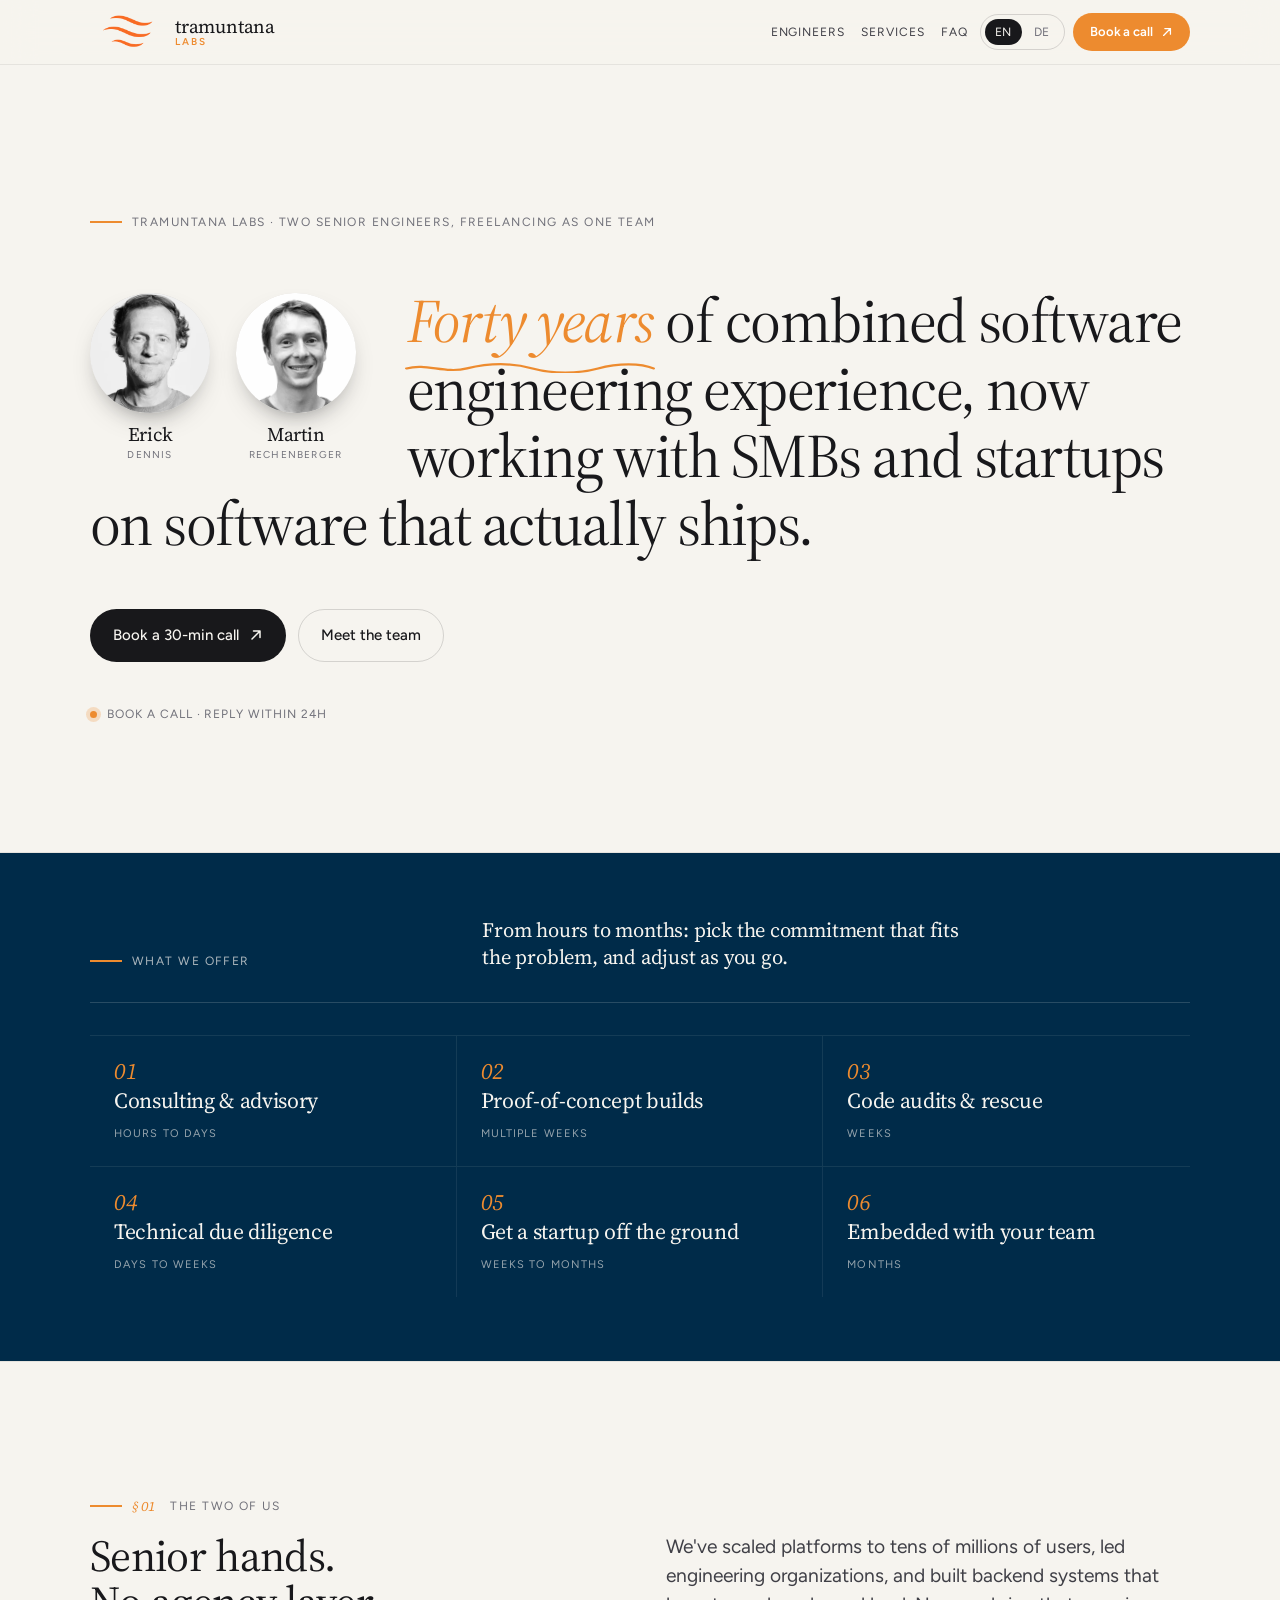
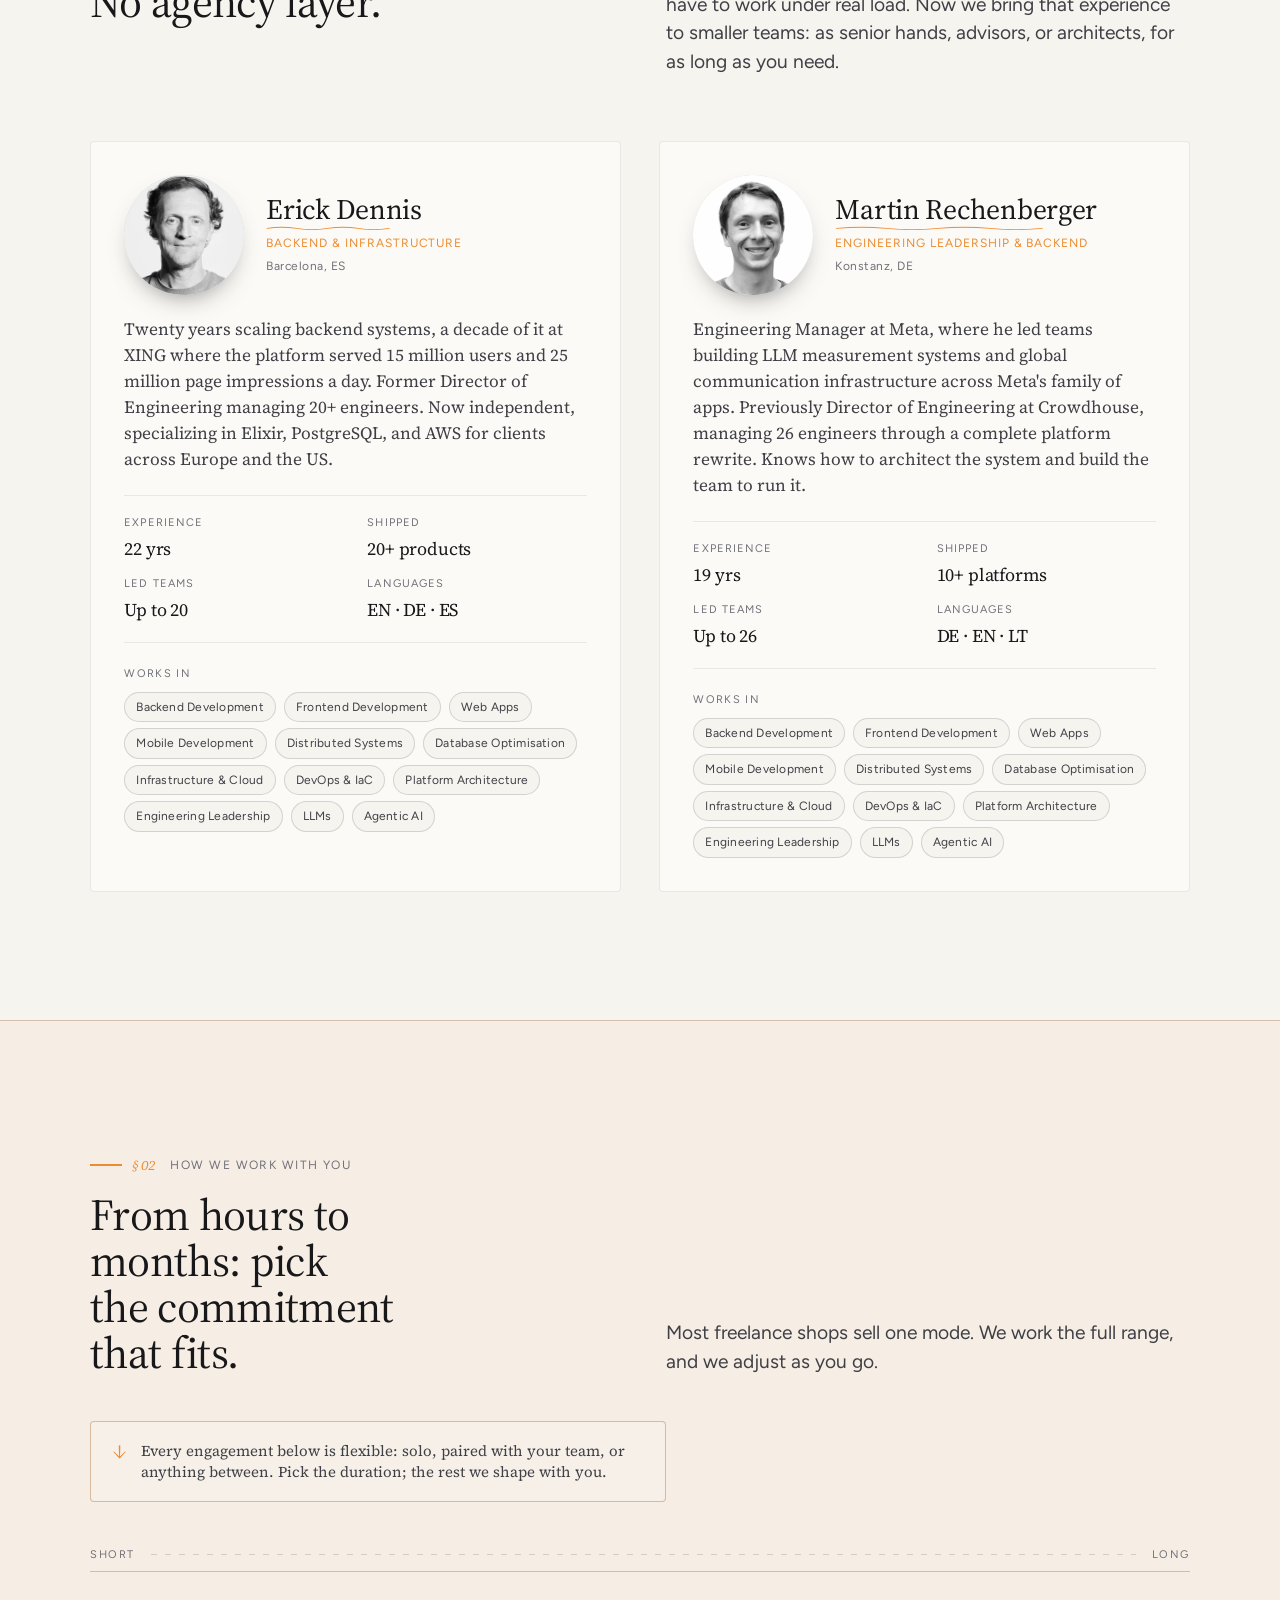
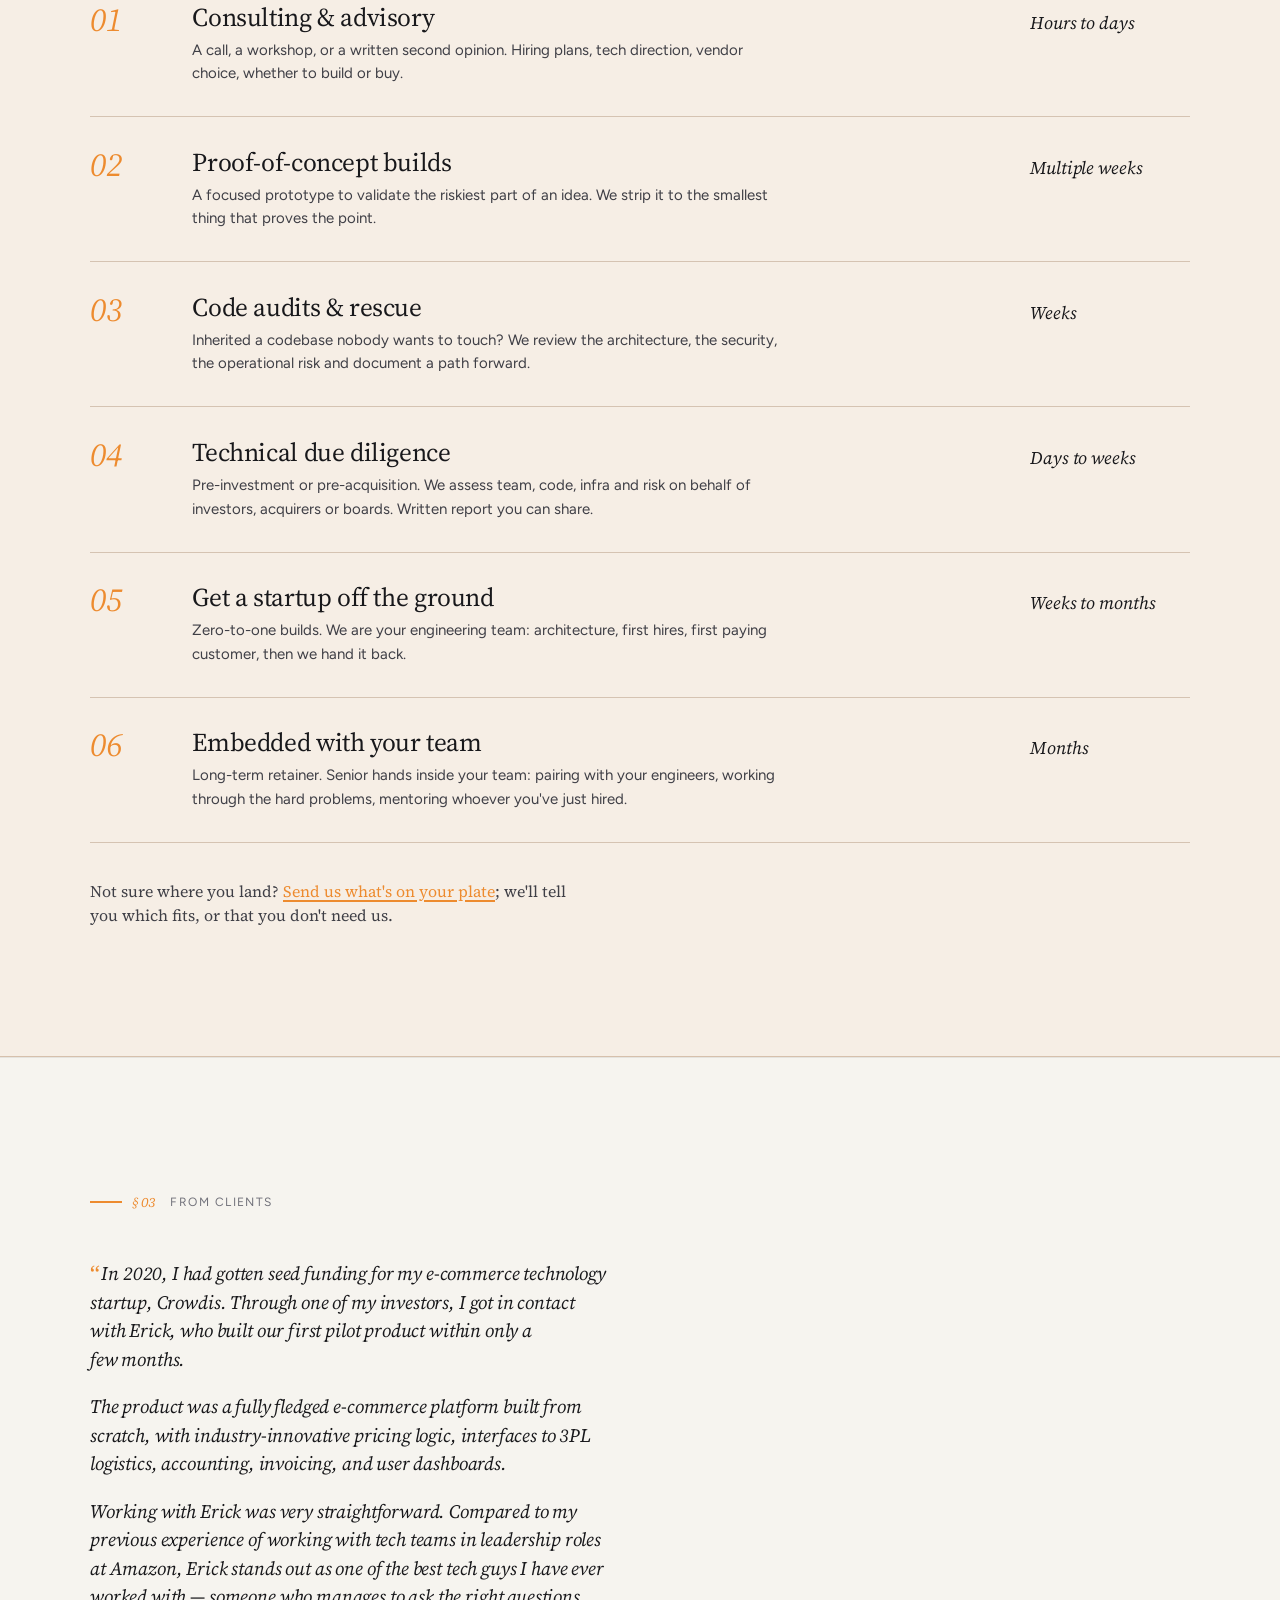
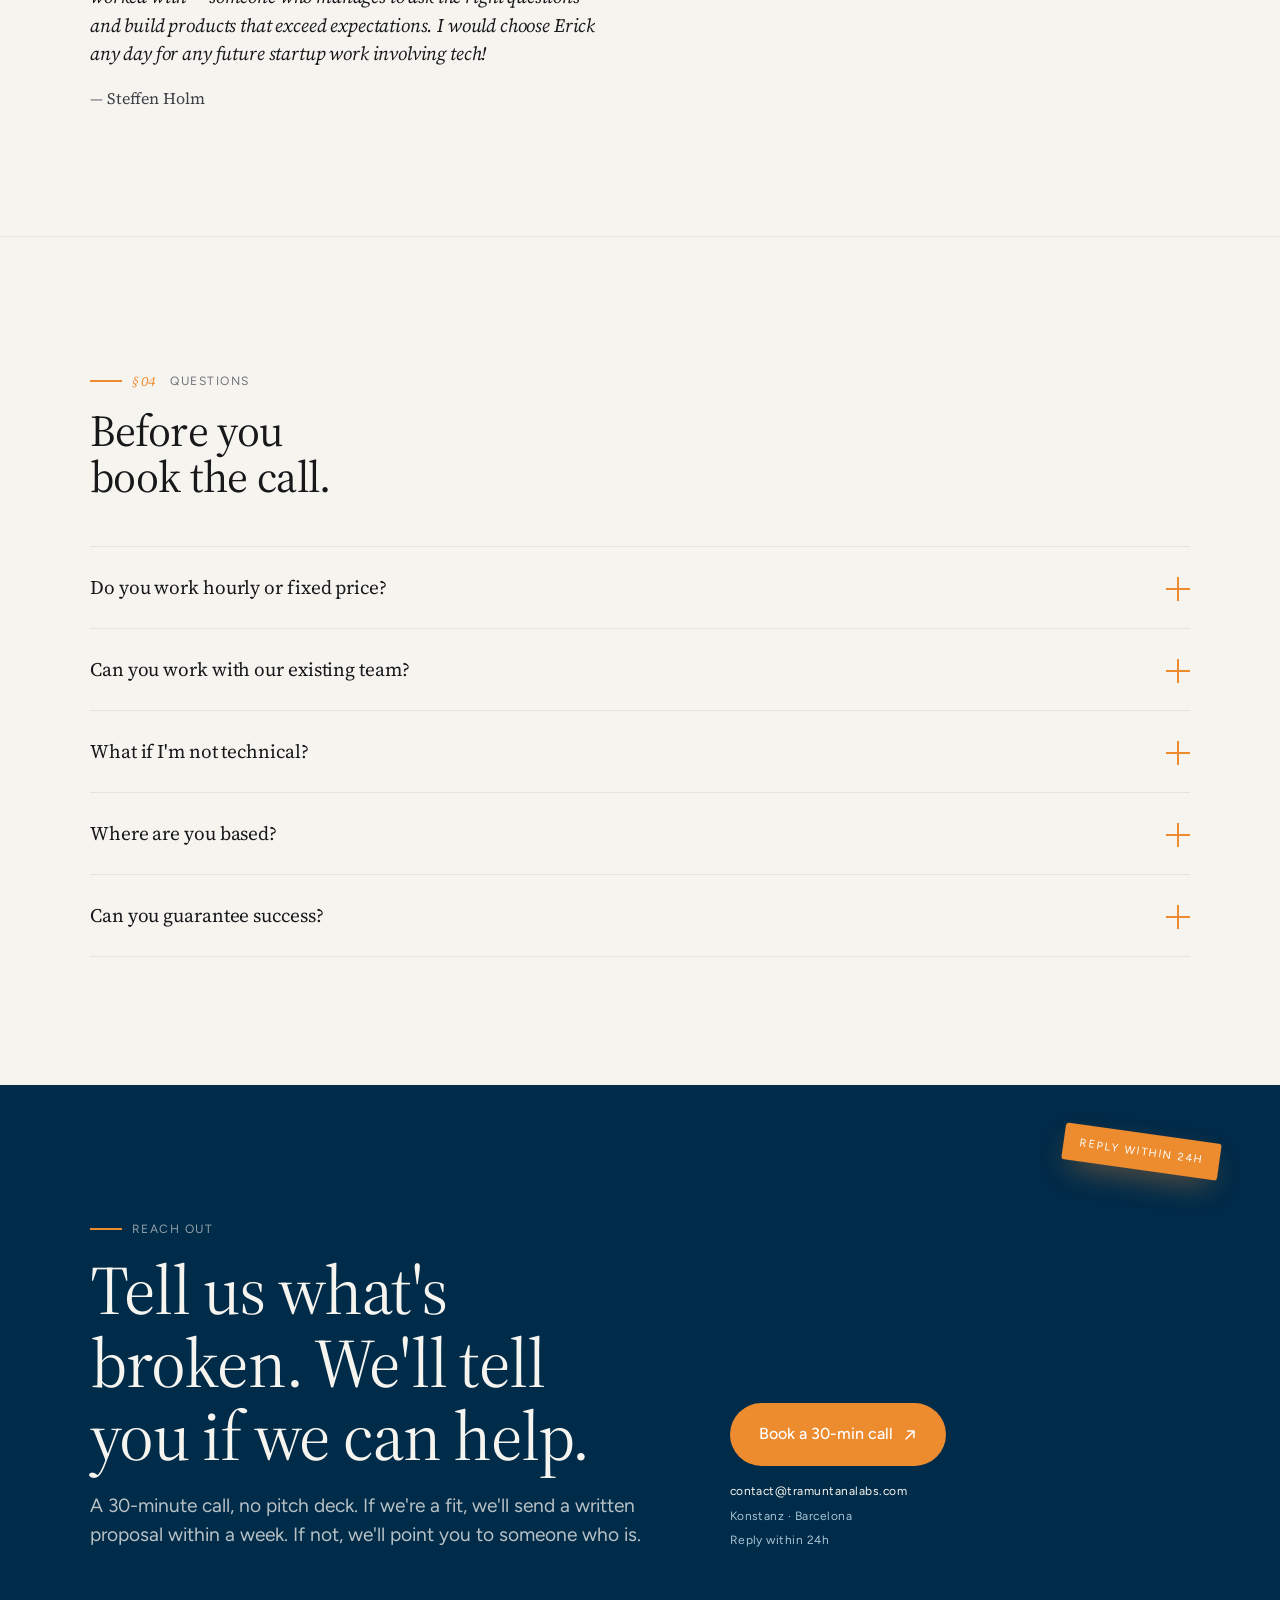
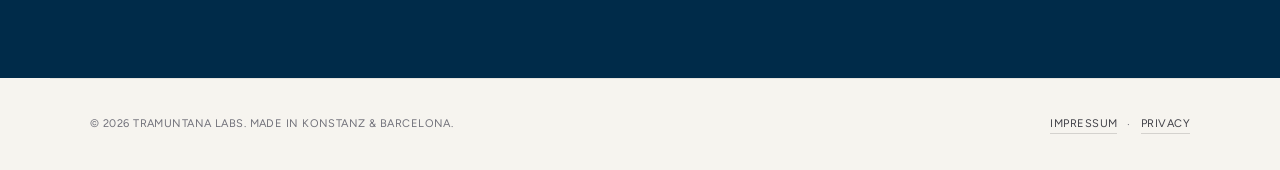
<file: index.html>
<!DOCTYPE html>
<html lang="en" data-theme="light" data-density="regular" data-design="v2" data-dark-tone="mediterranean">
<head>
  <meta charset="UTF-8" />
  <meta name="viewport" content="width=device-width, initial-scale=1.0" />
  <title>Software Engineering Consulting for Startups &amp; SMBs | Tramuntana Labs</title>
  <meta name="description" content="Two senior software engineers for hire. Code audits, startup builds, technical due diligence, and long-term retainers. Remote, Europe &amp; North America." />
  <link rel="alternate" hreflang="en" href="https://tramuntanalabs.com/" />
  <link rel="alternate" hreflang="de" href="https://tramuntanalabs.com/de/" />
  <link rel="alternate" hreflang="x-default" href="https://tramuntanalabs.com/" />
  <link rel="canonical" href="https://tramuntanalabs.com/" />
  <link rel="icon" href="favicon.ico" sizes="any" />
  <link rel="icon" type="image/png" sizes="32x32" href="favicon-32x32.png" />
  <link rel="icon" type="image/png" sizes="16x16" href="favicon-16x16.png" />
  <link rel="apple-touch-icon" sizes="180x180" href="apple-touch-icon.png" />
  <link rel="preconnect" href="https://fonts.googleapis.com" />
  <link rel="preconnect" href="https://fonts.gstatic.com" crossorigin />
  <link rel="stylesheet" href="https://fonts.googleapis.com/css2?family=Figtree:wght@400;500;600&amp;family=Source+Serif+4:ital,opsz,wght@0,6..72,300;0,6..72,400;1,6..72,300;1,6..72,400&amp;display=swap" />
  <link rel="stylesheet" href="styles.css" />
</head>
<body>

<nav class="nav">
  <input type="checkbox" id="nav-toggle" class="nav-toggle-input" />
  <div class="wrap nav-inner">
    <a href="/" class="brand">
      <span class="brand-mark" aria-hidden="true">
        <picture>
          <source srcset="logo.webp" type="image/webp">
          <img src="logo.png" alt="" class="brand-logo" />
        </picture>
      </span>
      <span class="brand-wordmark">
        <span class="brand-name">tramuntana</span>
        <span class="brand-sub">Labs</span>
      </span>
    </a>
    <div class="nav-right">
      <a class="nav-link" href="#engineers">Engineers</a>
      <a class="nav-link" href="#services">Services</a>
      <a class="nav-link" href="#faq">FAQ</a>
      <div class="lang" role="group" aria-label="Language">
        <a href="/" hreflang="en" lang="en" class="is-active">en</a>
        <a href="/de/" hreflang="de" lang="de" class="">de</a>
      </div>
      <a class="btn btn-primary" href="https://calendar.proton.me/bookings#Kh6A4mLSkcbogW-XjE4umm7sPW2R3TcdPqa_r0yPIsw=" target="_blank" rel="noopener">
        <span>Book a call</span>
        <svg class="arrow" width="14" height="14" viewBox="0 0 14 14" fill="none" aria-hidden="true">
          <path d="M3 11L11 3M11 3H4.5M11 3V9.5" stroke="currentColor" stroke-width="1.5" stroke-linecap="round" stroke-linejoin="round"/>
        </svg>
      </a>
      <label for="nav-toggle" class="nav-burger" aria-label="Menu">
        <span></span><span></span><span></span>
      </label>
    </div>
  </div>
  <div class="nav-mobile-menu">
    <a class="nav-mobile-link" href="#engineers">Engineers</a>
    <a class="nav-mobile-link" href="#services">Services</a>
    <a class="nav-mobile-link" href="#faq">FAQ</a>
  </div>
</nav>

<section class="hero-e" id="top">
  <div class="wrap">
    <div class="eyebrow">Tramuntana Labs · Two senior engineers, freelancing as one team</div>
    <div class="hero-e-body">
      <div class="hero-e-people">
        <figure class="hero-e-person">
          <span class="pl-avatar" style="width:120px;height:120px;transform:rotate(3deg)" aria-label="Erick Dennis" title="Erick Dennis">
            <span class="pl-avatar-stripes" aria-hidden="true"></span>
            <span class="pl-avatar-initials" aria-hidden="true">ED</span>
            <picture>
              <source srcset="erick-dennis-profile.webp" type="image/webp">
              <img class="pl-avatar-photo pl-avatar-photo--bw" src="erick-dennis-profile.jpeg" alt="Erick Dennis" />
            </picture>
          </span>
          <figcaption class="hero-e-person-name">
            <span class="hero-e-person-first">Erick</span>
            <span class="hero-e-person-last">Dennis</span>
          </figcaption>
        </figure>
        <figure class="hero-e-person">
          <span class="pl-avatar" style="width:120px;height:120px;transform:rotate(-3deg)" aria-label="Martin Rechenberger" title="Martin Rechenberger">
            <span class="pl-avatar-stripes" aria-hidden="true"></span>
            <span class="pl-avatar-initials" aria-hidden="true">MR</span>
            <picture>
              <source srcset="martin-rechenberger.256x256.webp" type="image/webp">
              <img class="pl-avatar-photo" src="martin-rechenberger.256x256.png" alt="Martin Rechenberger" />
            </picture>
          </span>
          <figcaption class="hero-e-person-name">
            <span class="hero-e-person-first">Martin</span>
            <span class="hero-e-person-last">Rechenberger</span>
          </figcaption>
        </figure>
      </div>
      <h1 class="hero-e-display">
        <span class="accent-scribble">Forty years</span><span> of combined software engineering experience, now working with SMBs and startups on software that actually ships.</span>
      </h1>
      <div class="hero-e-actions">
        <a class="btn btn-primary" href="https://calendar.proton.me/bookings#Kh6A4mLSkcbogW-XjE4umm7sPW2R3TcdPqa_r0yPIsw=" target="_blank" rel="noopener">
          <span>Book a 30-min call</span>
          <svg class="arrow" width="14" height="14" viewBox="0 0 14 14" fill="none" aria-hidden="true">
            <path d="M3 11L11 3M11 3H4.5M11 3V9.5" stroke="currentColor" stroke-width="1.5" stroke-linecap="round" stroke-linejoin="round"/>
          </svg>
        </a>
        <a class="btn btn-ghost" href="#engineers">Meet the team</a>
      </div>
      <div class="hero-foot">
        <span class="dot-live"></span>
        <span>Book a call · Reply within 24h</span>
      </div>
    </div>
  </div>
</section>

<section class="svc-strip" aria-labelledby="strip-eyebrow">
  <div class="wrap">
    <div class="svc-strip-head">
      <div class="eyebrow svc-strip-eyebrow" id="strip-eyebrow">What we offer</div>
      <div class="svc-strip-lede">From hours to months: pick the commitment that fits the problem, and adjust as you go.</div>
    </div>
    <ul class="svc-strip-grid">
      <li class="svc-strip-item">
        <span class="svc-strip-num">01</span>
        <span class="svc-strip-title">Consulting &amp; advisory</span>
        <span class="svc-strip-len">Hours to days</span>
      </li>
      <li class="svc-strip-item">
        <span class="svc-strip-num">02</span>
        <span class="svc-strip-title">Proof-of-concept builds</span>
        <span class="svc-strip-len">Multiple weeks</span>
      </li>
      <li class="svc-strip-item">
        <span class="svc-strip-num">03</span>
        <span class="svc-strip-title">Code audits &amp; rescue</span>
        <span class="svc-strip-len">Weeks</span>
      </li>
      <li class="svc-strip-item">
        <span class="svc-strip-num">04</span>
        <span class="svc-strip-title">Technical due diligence</span>
        <span class="svc-strip-len">Days to weeks</span>
      </li>
      <li class="svc-strip-item">
        <span class="svc-strip-num">05</span>
        <span class="svc-strip-title">Get a startup off the ground</span>
        <span class="svc-strip-len">Weeks to months</span>
      </li>
      <li class="svc-strip-item">
        <span class="svc-strip-num">06</span>
        <span class="svc-strip-title">Embedded with your team</span>
        <span class="svc-strip-len">Months</span>
      </li>
    </ul>
  </div>
</section>

<section class="section eng-deep" id="engineers">
  <div class="wrap">
    <div class="eyebrow">
      <span class="sec-num">§ 01</span>
      <span>The two of us</span>
    </div>
    <div class="eng-deep-head">
      <h2>Senior hands. No agency layer.</h2>
      <p class="lede">We've scaled platforms to tens of millions of users, led engineering organizations, and built backend systems that have to work under real load. Now we bring that experience to smaller teams: as senior hands, advisors, or architects, for as long as you need.</p>
    </div>
    <div class="eng-deep-grid">
      <article class="eng-deep-card">
        <header class="eng-deep-header">
          <span class="pl-avatar" style="width:120px;height:120px;transform:rotate(2deg)" aria-label="Erick Dennis" title="Erick Dennis">
            <span class="pl-avatar-stripes" aria-hidden="true"></span>
            <span class="pl-avatar-initials" aria-hidden="true">ED</span>
            <picture>
              <source srcset="erick-dennis-profile.webp" type="image/webp">
              <img class="pl-avatar-photo pl-avatar-photo--bw" src="erick-dennis-profile.jpeg" alt="Erick Dennis" />
            </picture>
          </span>
          <div class="eng-deep-id">
            <h3>Erick Dennis</h3>
            <div class="eng-deep-role">Backend &amp; Infrastructure</div>
            <div class="eng-deep-loc">Barcelona, ES</div>
          </div>
        </header>
        <p class="eng-deep-bio">Twenty years scaling backend systems, a decade of it at XING where the platform served 15 million users and 25 million page impressions a day. Former Director of Engineering managing 20+ engineers. Now independent, specializing in Elixir, PostgreSQL, and AWS for clients across Europe and the US.</p>
        <dl class="eng-deep-facts">
          <div class="eng-deep-fact">
            <dt>Experience</dt>
            <dd>22 yrs</dd>
          </div>
          <div class="eng-deep-fact">
            <dt>Shipped</dt>
            <dd>20+ products</dd>
          </div>
          <div class="eng-deep-fact">
            <dt>Led teams</dt>
            <dd>Up to 20</dd>
          </div>
          <div class="eng-deep-fact">
            <dt>Languages</dt>
            <dd>EN · DE · ES</dd>
          </div>
        </dl>
        <div class="eng-deep-skillset">
          <div class="eng-deep-skills-label">Works in</div>
          <div class="eng-deep-skills"><span class="skill-chip">Backend Development</span><span class="skill-chip">Frontend Development</span><span class="skill-chip">Web Apps</span><span class="skill-chip">Mobile Development</span><span class="skill-chip">Distributed Systems</span><span class="skill-chip">Database Optimisation</span><span class="skill-chip">Infrastructure &amp; Cloud</span><span class="skill-chip">DevOps &amp; IaC</span><span class="skill-chip">Platform Architecture</span><span class="skill-chip">Engineering Leadership</span><span class="skill-chip">LLMs</span><span class="skill-chip">Agentic AI</span></div>
        </div>
      </article>
      <article class="eng-deep-card">
        <header class="eng-deep-header">
          <span class="pl-avatar" style="width:120px;height:120px;transform:rotate(-2deg)" aria-label="Martin Rechenberger" title="Martin Rechenberger">
            <span class="pl-avatar-stripes" aria-hidden="true"></span>
            <span class="pl-avatar-initials" aria-hidden="true">MR</span>
            <picture>
              <source srcset="martin-rechenberger.256x256.webp" type="image/webp">
              <img class="pl-avatar-photo" src="martin-rechenberger.256x256.png" alt="Martin Rechenberger" />
            </picture>
          </span>
          <div class="eng-deep-id">
            <h3>Martin Rechenberger</h3>
            <div class="eng-deep-role">Engineering Leadership &amp; Backend</div>
            <div class="eng-deep-loc">Konstanz, DE</div>
          </div>
        </header>
        <p class="eng-deep-bio">Engineering Manager at Meta, where he led teams building LLM measurement systems and global communication infrastructure across Meta's family of apps. Previously Director of Engineering at Crowdhouse, managing 26 engineers through a complete platform rewrite. Knows how to architect the system and build the team to run it.</p>
        <dl class="eng-deep-facts">
          <div class="eng-deep-fact">
            <dt>Experience</dt>
            <dd>19 yrs</dd>
          </div>
          <div class="eng-deep-fact">
            <dt>Shipped</dt>
            <dd>10+ platforms</dd>
          </div>
          <div class="eng-deep-fact">
            <dt>Led teams</dt>
            <dd>Up to 26</dd>
          </div>
          <div class="eng-deep-fact">
            <dt>Languages</dt>
            <dd>DE · EN · LT</dd>
          </div>
        </dl>
        <div class="eng-deep-skillset">
          <div class="eng-deep-skills-label">Works in</div>
          <div class="eng-deep-skills"><span class="skill-chip">Backend Development</span><span class="skill-chip">Frontend Development</span><span class="skill-chip">Web Apps</span><span class="skill-chip">Mobile Development</span><span class="skill-chip">Distributed Systems</span><span class="skill-chip">Database Optimisation</span><span class="skill-chip">Infrastructure &amp; Cloud</span><span class="skill-chip">DevOps &amp; IaC</span><span class="skill-chip">Platform Architecture</span><span class="skill-chip">Engineering Leadership</span><span class="skill-chip">LLMs</span><span class="skill-chip">Agentic AI</span></div>
        </div>
      </article>
    </div>
  </div>
</section>

<section class="section svc-range" id="services">
  <div class="wrap">
    <div class="eyebrow">
      <span class="sec-num">§ 02</span>
      <span>How we work with you</span>
    </div>
    <div class="svc-range-head">
      <h2>From hours to months: pick the commitment that fits.</h2>
      <p class="lede">Most freelance shops sell one mode. We work the full range, and we adjust as you go.</p>
    </div>
    <div class="svc-range-note">
      <span class="svc-range-note-mark" aria-hidden="true">↓</span>
      <span>Every engagement below is flexible: solo, paired with your team, or anything between. Pick the duration; the rest we shape with you.</span>
    </div>
    <div class="svc-range-scale" aria-hidden="true">
      <span>Short</span>
      <span class="rule"></span>
      <span>Long</span>
    </div>
    <ol class="svc-range-list">
      <li class="svc-range-item">
        <div class="svc-range-num">01</div>
        <div class="svc-range-body">
          <h3>Consulting &amp; advisory</h3>
          <p>A call, a workshop, or a written second opinion. Hiring plans, tech direction, vendor choice, whether to build or buy.</p>
        </div>
        <div class="svc-range-meta">
          <span class="svc-range-len">Hours to days</span>
        </div>
      </li>
      <li class="svc-range-item">
        <div class="svc-range-num">02</div>
        <div class="svc-range-body">
          <h3>Proof-of-concept builds</h3>
          <p>A focused prototype to validate the riskiest part of an idea. We strip it to the smallest thing that proves the point.</p>
        </div>
        <div class="svc-range-meta">
          <span class="svc-range-len">Multiple weeks</span>
        </div>
      </li>
      <li class="svc-range-item">
        <div class="svc-range-num">03</div>
        <div class="svc-range-body">
          <h3>Code audits &amp; rescue</h3>
          <p>Inherited a codebase nobody wants to touch? We review the architecture, the security, the operational risk and document a path forward.</p>
        </div>
        <div class="svc-range-meta">
          <span class="svc-range-len">Weeks</span>
        </div>
      </li>
      <li class="svc-range-item">
        <div class="svc-range-num">04</div>
        <div class="svc-range-body">
          <h3>Technical due diligence</h3>
          <p>Pre-investment or pre-acquisition. We assess team, code, infra and risk on behalf of investors, acquirers or boards. Written report you can share.</p>
        </div>
        <div class="svc-range-meta">
          <span class="svc-range-len">Days to weeks</span>
        </div>
      </li>
      <li class="svc-range-item">
        <div class="svc-range-num">05</div>
        <div class="svc-range-body">
          <h3>Get a startup off the ground</h3>
          <p>Zero-to-one builds. We are your engineering team: architecture, first hires, first paying customer, then we hand it back.</p>
        </div>
        <div class="svc-range-meta">
          <span class="svc-range-len">Weeks to months</span>
        </div>
      </li>
      <li class="svc-range-item">
        <div class="svc-range-num">06</div>
        <div class="svc-range-body">
          <h3>Embedded with your team</h3>
          <p>Long-term retainer. Senior hands inside your team: pairing with your engineers, working through the hard problems, mentoring whoever you've just hired.</p>
        </div>
        <div class="svc-range-meta">
          <span class="svc-range-len">Months</span>
        </div>
      </li>
    </ol>
    <p class="svc-range-foot">Not sure where you land? <a href="#contact">Send us what's on your plate</a>; we'll tell you which fits, or that you don't need us.</p>
  </div>
</section>

<section class="section testimonial" id="testimonial">
  <div class="wrap">
    <div class="eyebrow">
      <span class="sec-num">§ 03</span>
      <span>From clients</span>
    </div>
    <figure class="testimonial-card">
      <blockquote class="testimonial-quote">
        <p>In 2020, I had gotten seed funding for my e-commerce technology startup, Crowdis. Through one of my investors, I got in contact with Erick, who built our first pilot product within only a few months.</p>
        <p>The product was a fully fledged e-commerce platform built from scratch, with industry-innovative pricing logic, interfaces to 3PL logistics, accounting, invoicing, and user dashboards.</p>
        <p>Working with Erick was very straightforward. Compared to my previous experience of working with tech teams in leadership roles at Amazon, Erick stands out as one of the best tech guys I have ever worked with — someone who manages to ask the right questions and build products that exceed expectations. I would choose Erick any day for any future startup work involving tech!</p>
      </blockquote>
      <figcaption class="testimonial-cite">
        <cite><a href="https://www.linkedin.com/in/steffen-holm/" target="_blank" rel="noopener noreferrer">Steffen Holm</a></cite>
      </figcaption>
    </figure>
  </div>
</section>

<section class="section" id="faq">
  <div class="wrap">
    <div class="eyebrow">
      <span class="sec-num">§ 04</span>
      <span>Questions</span>
    </div>
    <h2 style="margin-top:16px;max-width:18ch">Before you book the call.</h2>
    <div class="faq-list">
      <details class="faq-item">
        <summary class="faq-q">
          <span>Do you work hourly or fixed price?</span>
          <span class="plus" aria-hidden="true"></span>
        </summary>
        <div class="faq-a">We strongly prefer fixed price for projects with a clear scope, and a monthly retainer for ongoing work. We don't do open-ended hourly billing; it's bad for everyone.</div>
      </details>
      <details class="faq-item">
        <summary class="faq-q">
          <span>Can you work with our existing team?</span>
          <span class="plus" aria-hidden="true"></span>
        </summary>
        <div class="faq-a">Yes. We pair with in-house developers regularly, and often help hire and onboard their first engineering lead once the foundation is in place.</div>
      </details>
      <details class="faq-item">
        <summary class="faq-q">
          <span>What if I'm not technical?</span>
          <span class="plus" aria-hidden="true"></span>
        </summary>
        <div class="faq-a">Most of our clients aren't. We translate. You'll get plain-language updates, fixed prices, and weekly demos of what we've built.</div>
      </details>
      <details class="faq-item">
        <summary class="faq-q">
          <span>Where are you based?</span>
          <span class="plus" aria-hidden="true"></span>
        </summary>
        <div class="faq-a">Konstanz and Barcelona. We work remotely with clients across Europe, the UK and North America. Time-zone overlap is usually fine.</div>
      </details>
      <details class="faq-item">
        <summary class="faq-q">
          <span>Can you guarantee success?</span>
          <span class="plus" aria-hidden="true"></span>
        </summary>
        <div class="faq-a">We won't take on a project we don't think we can ship. If something doesn't go as planned, you own all the code and documentation produced up to that point, and we refund any unbilled work.</div>
      </details>
    </div>
  </div>
</section>

<section class="cta" id="contact">
  <span class="cta-stamp">Reply within 24h</span>
  <div class="wrap cta-inner">
    <div>
      <div class="eyebrow">Reach out</div>
      <h2 style="margin-top:16px">Tell us what's broken. We'll tell you if we can help.</h2>
      <p class="lede" style="margin-top:20px">A 30-minute call, no pitch deck. If we're a fit, we'll send a written proposal within a week. If not, we'll point you to someone who is.</p>
    </div>
    <div class="cta-actions">
      <a class="btn btn-accent" href="https://calendar.proton.me/bookings#Kh6A4mLSkcbogW-XjE4umm7sPW2R3TcdPqa_r0yPIsw=" target="_blank" rel="noopener">
        <span>Book a 30-min call</span>
        <svg class="arrow" width="14" height="14" viewBox="0 0 14 14" fill="none" aria-hidden="true">
          <path d="M3 11L11 3M11 3H4.5M11 3V9.5" stroke="currentColor" stroke-width="1.5" stroke-linecap="round" stroke-linejoin="round"/>
        </svg>
      </a>
      <div class="cta-meta">
        <a href="mailto:contact@tramuntanalabs.com">contact@tramuntanalabs.com</a>
        <span>Konstanz · Barcelona</span>
        <span>Reply within 24h</span>
      </div>
    </div>
  </div>
</section>

<footer class="wrap foot">
  <span>© 2026 Tramuntana Labs. Made in Konstanz &amp; Barcelona.</span>
  <span class="foot-links">
    <a href="/impressum.html">Impressum</a>
    <span aria-hidden="true">·</span>
    <a href="/impressum.html#privacy">Privacy</a>
  </span>
</footer>

</body>
</html>
</file>
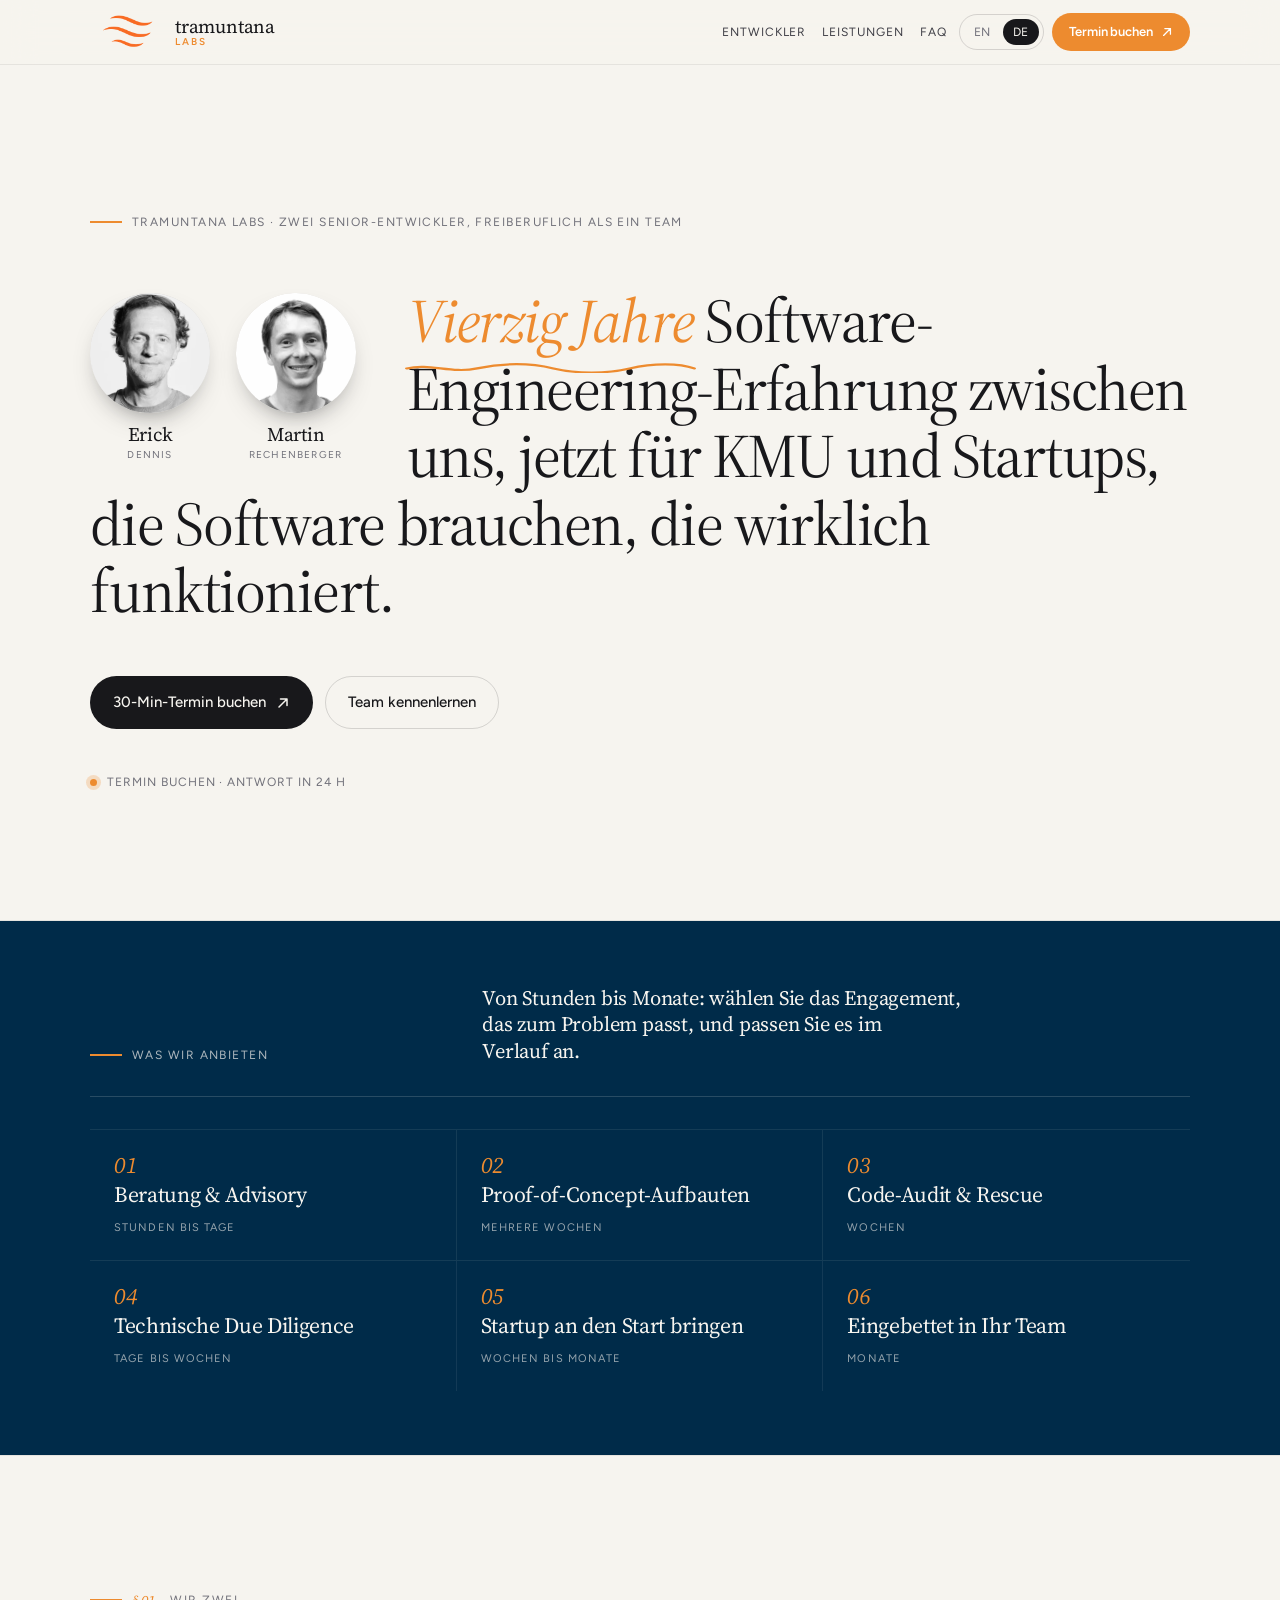
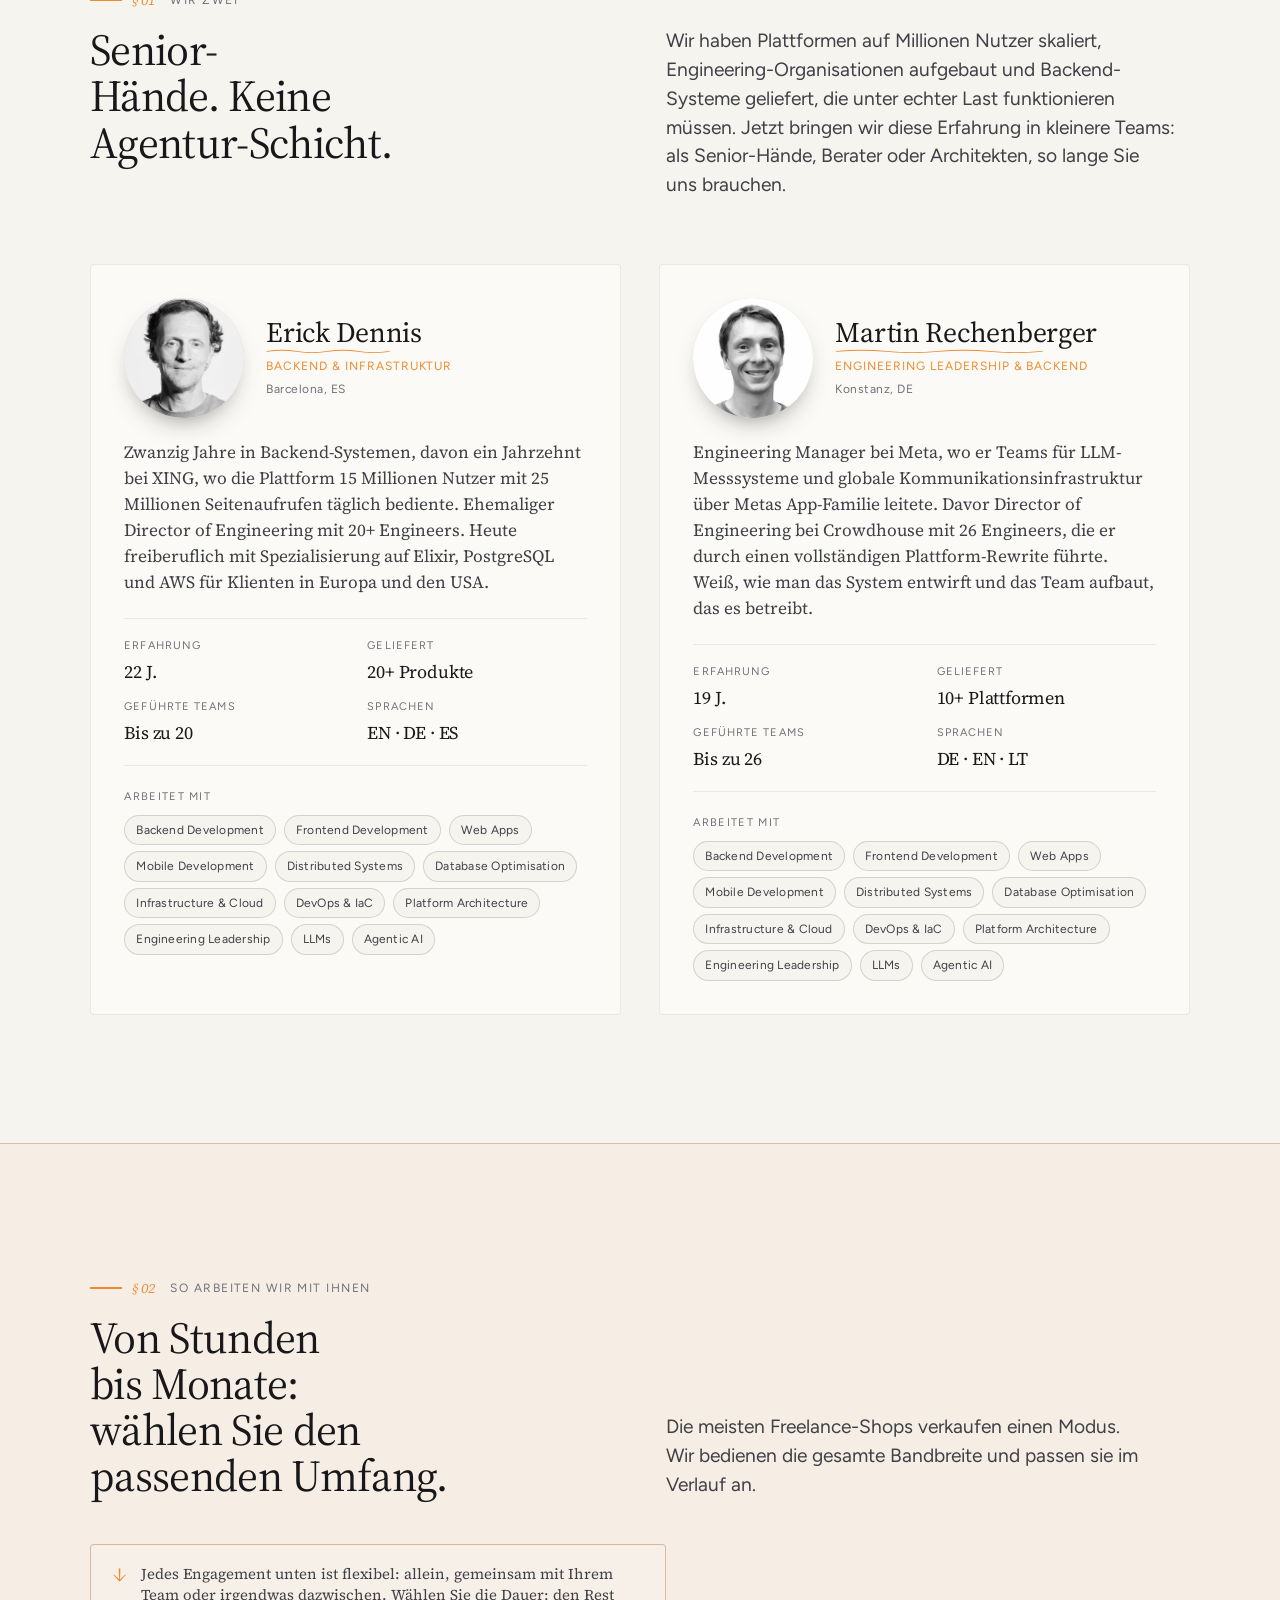
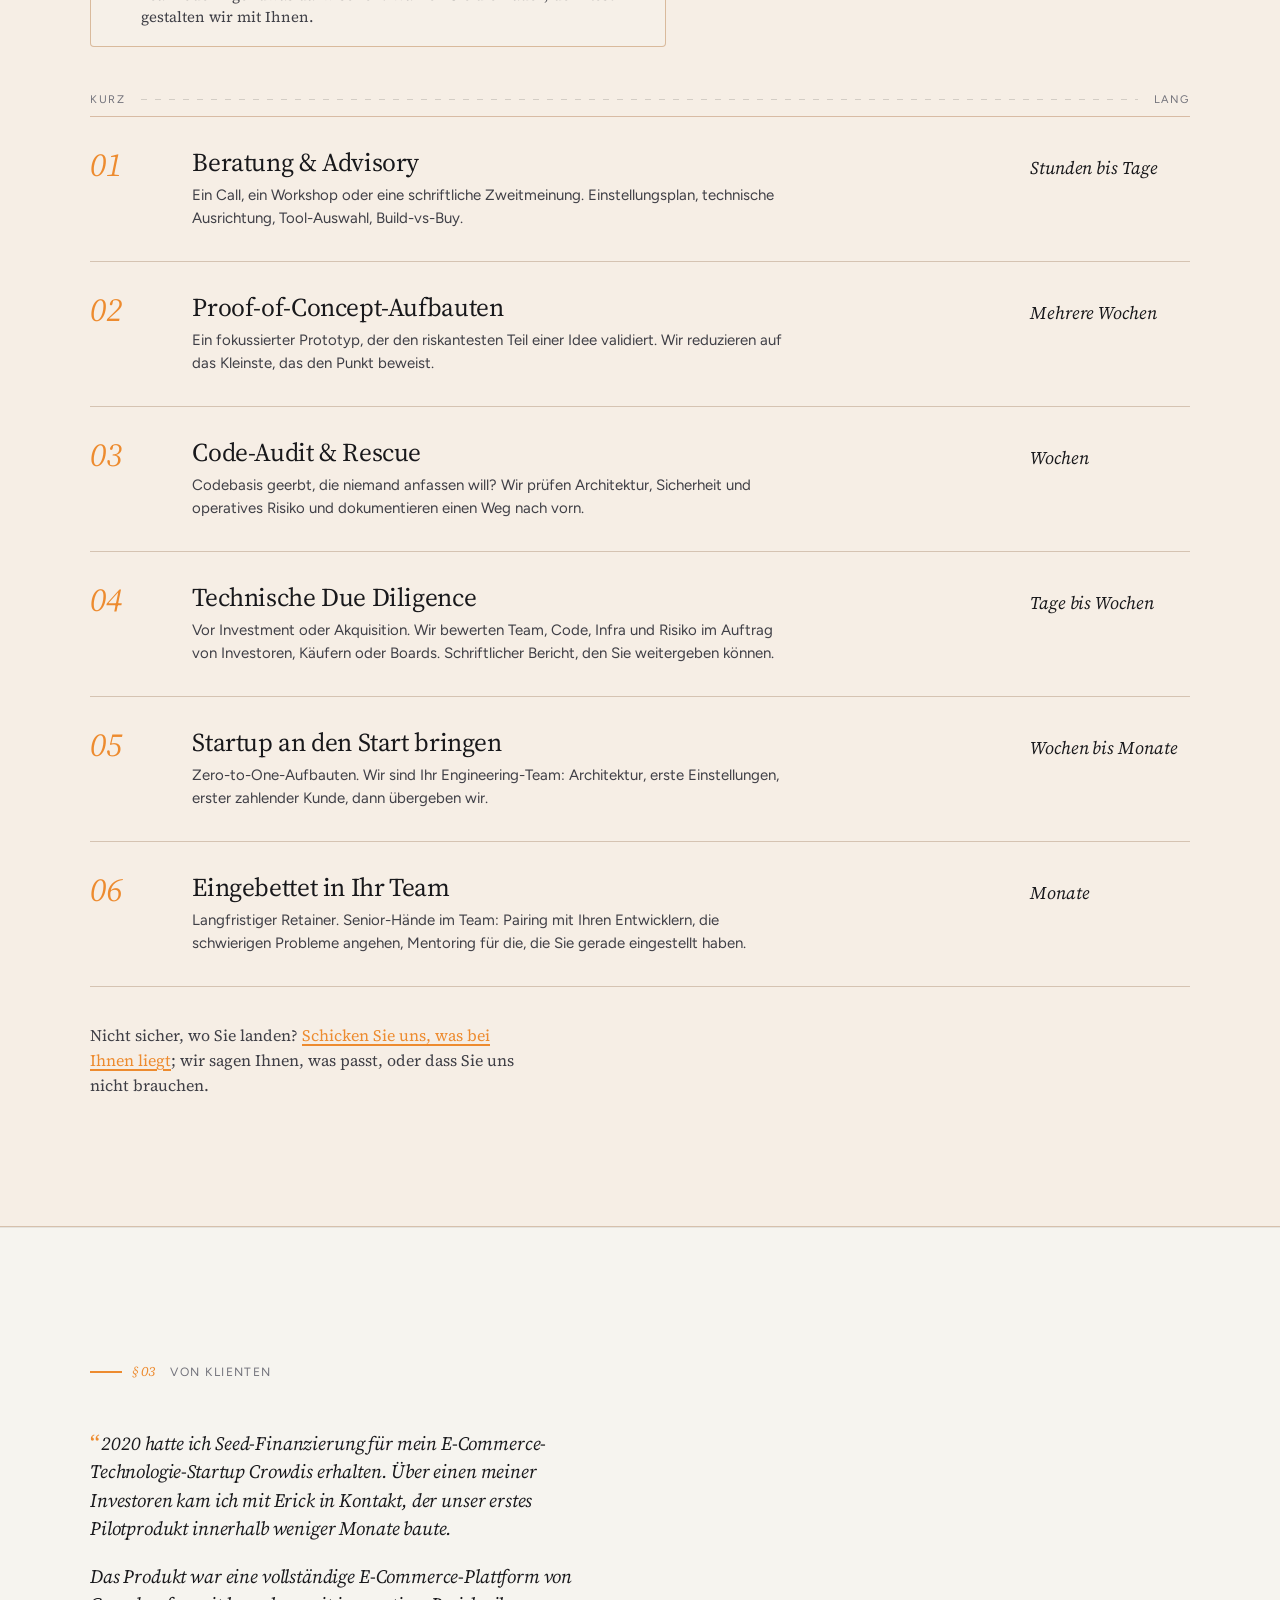
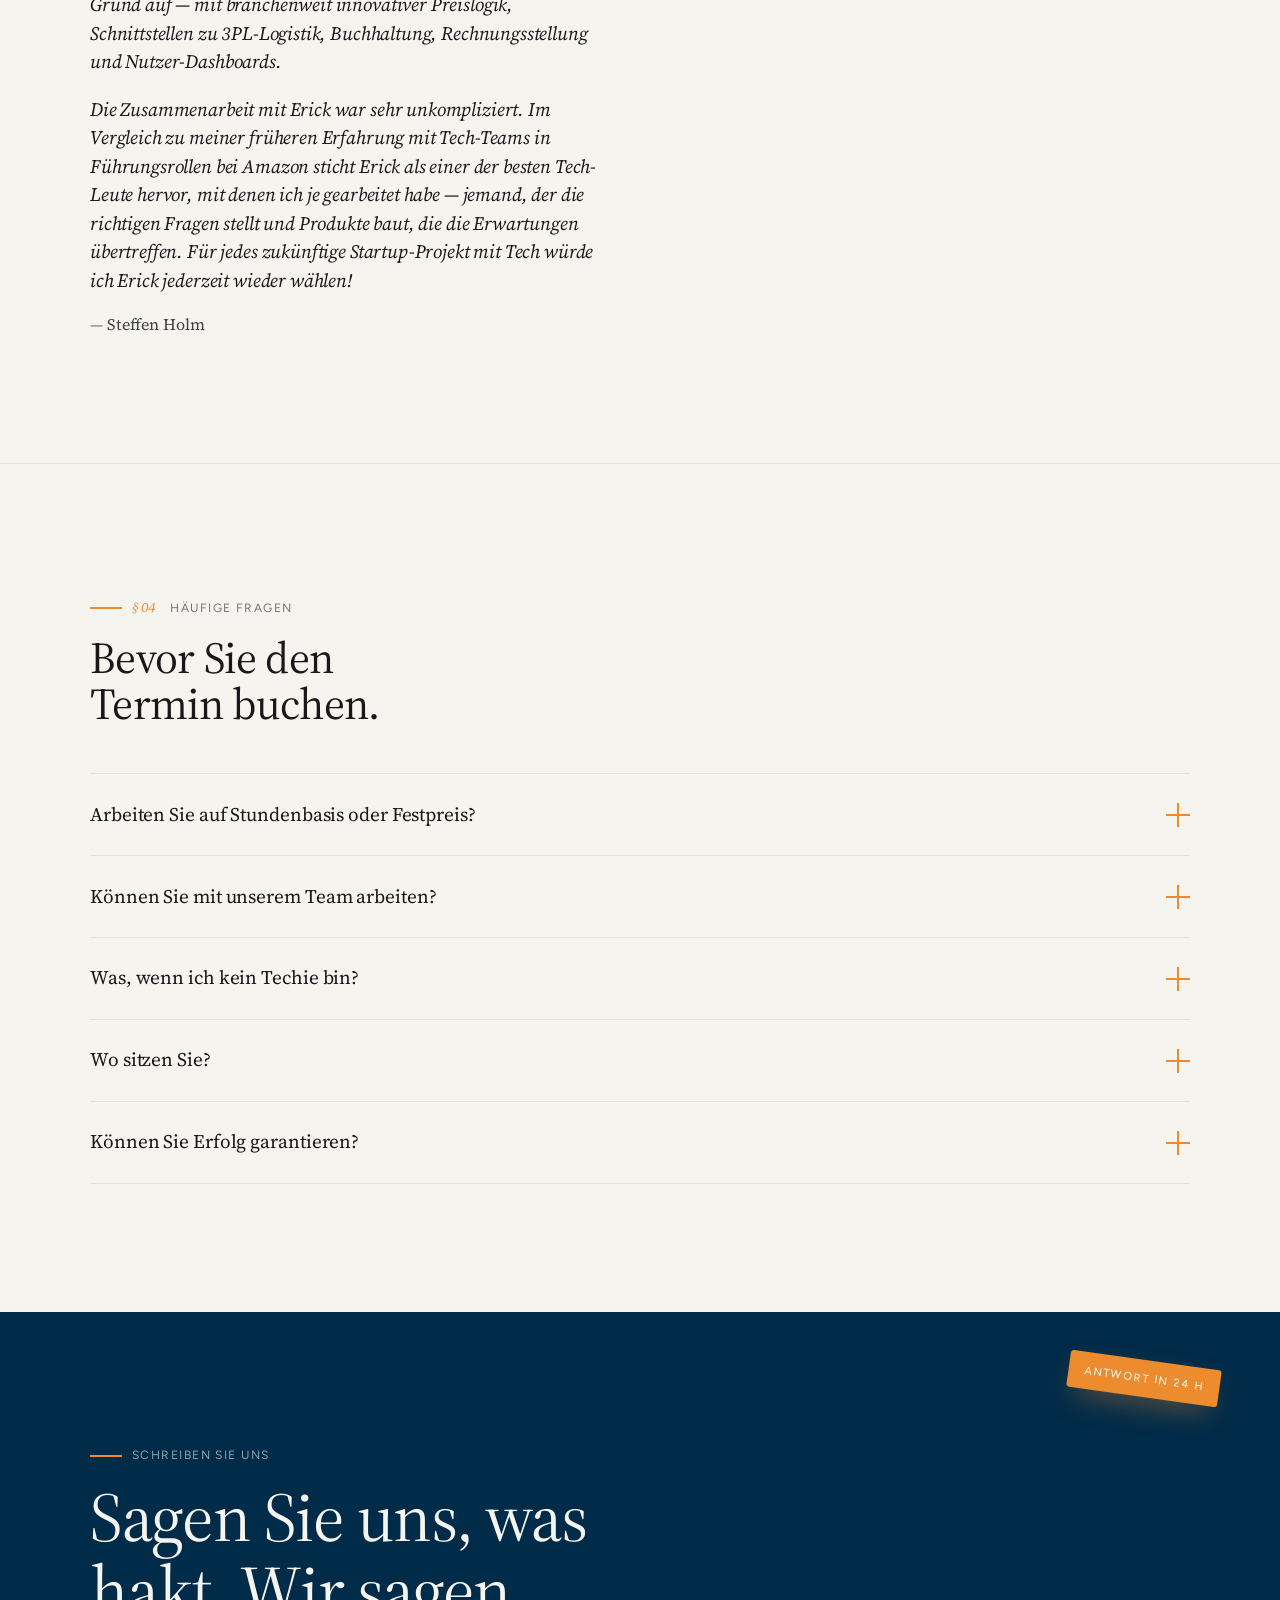
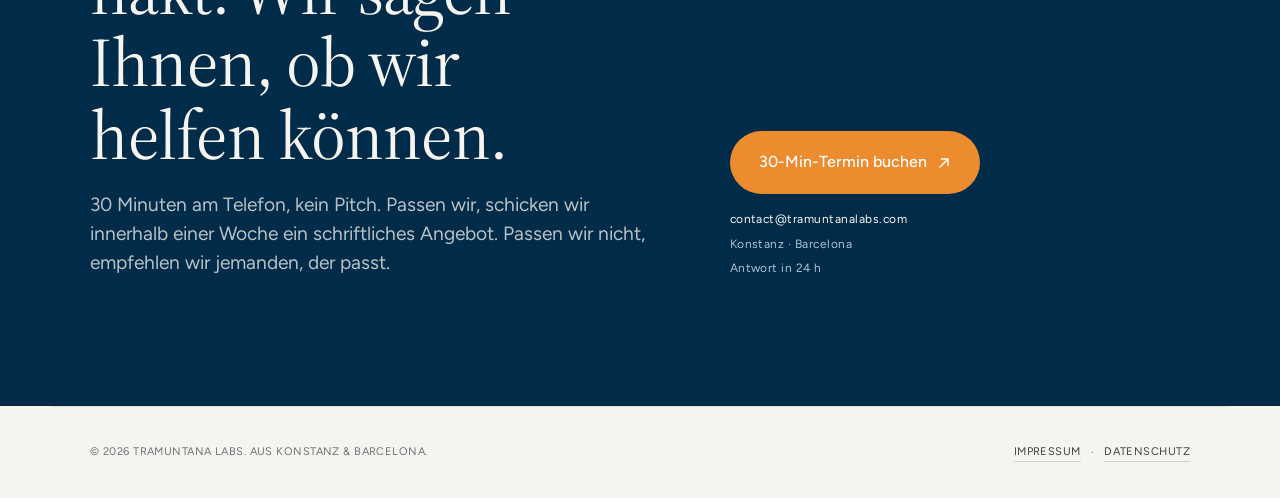
<file: de/index.html>
<!DOCTYPE html>
<html lang="de" data-theme="light" data-density="regular" data-design="v2" data-dark-tone="mediterranean">
<head>
  <meta charset="UTF-8" />
  <meta name="viewport" content="width=device-width, initial-scale=1.0" />
  <title>Software-Engineering-Beratung für KMU und Startups | Tramuntana Labs</title>
  <meta name="description" content="Zwei Senior-Software-Entwickler für Ihr Projekt. Code-Audits, Startup-Aufbau, technische Due Diligence und langfristige Retainer. Remote, Europa." />
  <link rel="alternate" hreflang="en" href="https://tramuntanalabs.com/" />
  <link rel="alternate" hreflang="de" href="https://tramuntanalabs.com/de/" />
  <link rel="alternate" hreflang="x-default" href="https://tramuntanalabs.com/" />
  <link rel="canonical" href="https://tramuntanalabs.com/de/" />
  <link rel="icon" href="../favicon.ico" sizes="any" />
  <link rel="icon" type="image/png" sizes="32x32" href="../favicon-32x32.png" />
  <link rel="icon" type="image/png" sizes="16x16" href="../favicon-16x16.png" />
  <link rel="apple-touch-icon" sizes="180x180" href="../apple-touch-icon.png" />
  <link rel="preconnect" href="https://fonts.googleapis.com" />
  <link rel="preconnect" href="https://fonts.gstatic.com" crossorigin />
  <link rel="stylesheet" href="https://fonts.googleapis.com/css2?family=Figtree:wght@400;500;600&amp;family=Source+Serif+4:ital,opsz,wght@0,6..72,300;0,6..72,400;1,6..72,300;1,6..72,400&amp;display=swap" />
  <link rel="stylesheet" href="../styles.css" />
</head>
<body>

<nav class="nav">
  <input type="checkbox" id="nav-toggle" class="nav-toggle-input" />
  <div class="wrap nav-inner">
    <a href="/de/" class="brand">
      <span class="brand-mark" aria-hidden="true">
        <picture>
          <source srcset="../logo.webp" type="image/webp">
          <img src="../logo.png" alt="" class="brand-logo" />
        </picture>
      </span>
      <span class="brand-wordmark">
        <span class="brand-name">tramuntana</span>
        <span class="brand-sub">Labs</span>
      </span>
    </a>
    <div class="nav-right">
      <a class="nav-link" href="#engineers">Entwickler</a>
      <a class="nav-link" href="#services">Leistungen</a>
      <a class="nav-link" href="#faq">FAQ</a>
      <div class="lang" role="group" aria-label="Sprache">
        <a href="/" hreflang="en" lang="en" class="">en</a>
        <a href="/de/" hreflang="de" lang="de" class="is-active">de</a>
      </div>
      <a class="btn btn-primary" href="https://calendar.proton.me/bookings#Kh6A4mLSkcbogW-XjE4umm7sPW2R3TcdPqa_r0yPIsw=" target="_blank" rel="noopener">
        <span>Termin buchen</span>
        <svg class="arrow" width="14" height="14" viewBox="0 0 14 14" fill="none" aria-hidden="true">
          <path d="M3 11L11 3M11 3H4.5M11 3V9.5" stroke="currentColor" stroke-width="1.5" stroke-linecap="round" stroke-linejoin="round"/>
        </svg>
      </a>
      <label for="nav-toggle" class="nav-burger" aria-label="Menu">
        <span></span><span></span><span></span>
      </label>
    </div>
  </div>
  <div class="nav-mobile-menu">
    <a class="nav-mobile-link" href="#engineers">Entwickler</a>
    <a class="nav-mobile-link" href="#services">Leistungen</a>
    <a class="nav-mobile-link" href="#faq">FAQ</a>
  </div>
</nav>

<section class="hero-e" id="top">
  <div class="wrap">
    <div class="eyebrow">Tramuntana Labs · Zwei Senior-Entwickler, freiberuflich als ein Team</div>
    <div class="hero-e-body">
      <div class="hero-e-people">
        <figure class="hero-e-person">
          <span class="pl-avatar" style="width:120px;height:120px;transform:rotate(3deg)" aria-label="Erick Dennis" title="Erick Dennis">
            <span class="pl-avatar-stripes" aria-hidden="true"></span>
            <span class="pl-avatar-initials" aria-hidden="true">ED</span>
            <picture>
              <source srcset="../erick-dennis-profile.webp" type="image/webp">
              <img class="pl-avatar-photo pl-avatar-photo--bw" src="../erick-dennis-profile.jpeg" alt="Erick Dennis" />
            </picture>
          </span>
          <figcaption class="hero-e-person-name">
            <span class="hero-e-person-first">Erick</span>
            <span class="hero-e-person-last">Dennis</span>
          </figcaption>
        </figure>
        <figure class="hero-e-person">
          <span class="pl-avatar" style="width:120px;height:120px;transform:rotate(-3deg)" aria-label="Martin Rechenberger" title="Martin Rechenberger">
            <span class="pl-avatar-stripes" aria-hidden="true"></span>
            <span class="pl-avatar-initials" aria-hidden="true">MR</span>
            <picture>
              <source srcset="../martin-rechenberger.256x256.webp" type="image/webp">
              <img class="pl-avatar-photo" src="../martin-rechenberger.256x256.png" alt="Martin Rechenberger" />
            </picture>
          </span>
          <figcaption class="hero-e-person-name">
            <span class="hero-e-person-first">Martin</span>
            <span class="hero-e-person-last">Rechenberger</span>
          </figcaption>
        </figure>
      </div>
      <h1 class="hero-e-display">
        <span class="accent-scribble">Vierzig Jahre</span><span> Software-Engineering-Erfahrung zwischen uns, jetzt für KMU und Startups, die Software brauchen, die wirklich funktioniert.</span>
      </h1>
      <div class="hero-e-actions">
        <a class="btn btn-primary" href="https://calendar.proton.me/bookings#Kh6A4mLSkcbogW-XjE4umm7sPW2R3TcdPqa_r0yPIsw=" target="_blank" rel="noopener">
          <span>30-Min-Termin buchen</span>
          <svg class="arrow" width="14" height="14" viewBox="0 0 14 14" fill="none" aria-hidden="true">
            <path d="M3 11L11 3M11 3H4.5M11 3V9.5" stroke="currentColor" stroke-width="1.5" stroke-linecap="round" stroke-linejoin="round"/>
          </svg>
        </a>
        <a class="btn btn-ghost" href="#engineers">Team kennenlernen</a>
      </div>
      <div class="hero-foot">
        <span class="dot-live"></span>
        <span>Termin buchen · Antwort in 24 h</span>
      </div>
    </div>
  </div>
</section>

<section class="svc-strip" aria-labelledby="strip-eyebrow">
  <div class="wrap">
    <div class="svc-strip-head">
      <div class="eyebrow svc-strip-eyebrow" id="strip-eyebrow">Was wir anbieten</div>
      <div class="svc-strip-lede">Von Stunden bis Monate: wählen Sie das Engagement, das zum Problem passt, und passen Sie es im Verlauf an.</div>
    </div>
    <ul class="svc-strip-grid">
      <li class="svc-strip-item">
        <span class="svc-strip-num">01</span>
        <span class="svc-strip-title">Beratung &amp; Advisory</span>
        <span class="svc-strip-len">Stunden bis Tage</span>
      </li>
      <li class="svc-strip-item">
        <span class="svc-strip-num">02</span>
        <span class="svc-strip-title">Proof-of-Concept-Aufbauten</span>
        <span class="svc-strip-len">Mehrere Wochen</span>
      </li>
      <li class="svc-strip-item">
        <span class="svc-strip-num">03</span>
        <span class="svc-strip-title">Code-Audit &amp; Rescue</span>
        <span class="svc-strip-len">Wochen</span>
      </li>
      <li class="svc-strip-item">
        <span class="svc-strip-num">04</span>
        <span class="svc-strip-title">Technische Due Diligence</span>
        <span class="svc-strip-len">Tage bis Wochen</span>
      </li>
      <li class="svc-strip-item">
        <span class="svc-strip-num">05</span>
        <span class="svc-strip-title">Startup an den Start bringen</span>
        <span class="svc-strip-len">Wochen bis Monate</span>
      </li>
      <li class="svc-strip-item">
        <span class="svc-strip-num">06</span>
        <span class="svc-strip-title">Eingebettet in Ihr Team</span>
        <span class="svc-strip-len">Monate</span>
      </li>
    </ul>
  </div>
</section>

<section class="section eng-deep" id="engineers">
  <div class="wrap">
    <div class="eyebrow">
      <span class="sec-num">§ 01</span>
      <span>Wir zwei</span>
    </div>
    <div class="eng-deep-head">
      <h2>Senior-Hände. Keine Agentur-Schicht.</h2>
      <p class="lede">Wir haben Plattformen auf Millionen Nutzer skaliert, Engineering-Organisationen aufgebaut und Backend-Systeme geliefert, die unter echter Last funktionieren müssen. Jetzt bringen wir diese Erfahrung in kleinere Teams: als Senior-Hände, Berater oder Architekten, so lange Sie uns brauchen.</p>
    </div>
    <div class="eng-deep-grid">
      <article class="eng-deep-card">
        <header class="eng-deep-header">
          <span class="pl-avatar" style="width:120px;height:120px;transform:rotate(2deg)" aria-label="Erick Dennis" title="Erick Dennis">
            <span class="pl-avatar-stripes" aria-hidden="true"></span>
            <span class="pl-avatar-initials" aria-hidden="true">ED</span>
            <picture>
              <source srcset="../erick-dennis-profile.webp" type="image/webp">
              <img class="pl-avatar-photo pl-avatar-photo--bw" src="../erick-dennis-profile.jpeg" alt="Erick Dennis" />
            </picture>
          </span>
          <div class="eng-deep-id">
            <h3>Erick Dennis</h3>
            <div class="eng-deep-role">Backend &amp; Infrastruktur</div>
            <div class="eng-deep-loc">Barcelona, ES</div>
          </div>
        </header>
        <p class="eng-deep-bio">Zwanzig Jahre in Backend-Systemen, davon ein Jahrzehnt bei XING, wo die Plattform 15 Millionen Nutzer mit 25 Millionen Seitenaufrufen täglich bediente. Ehemaliger Director of Engineering mit 20+ Engineers. Heute freiberuflich mit Spezialisierung auf Elixir, PostgreSQL und AWS für Klienten in Europa und den USA.</p>
        <dl class="eng-deep-facts">
          <div class="eng-deep-fact">
            <dt>Erfahrung</dt>
            <dd>22 J.</dd>
          </div>
          <div class="eng-deep-fact">
            <dt>Geliefert</dt>
            <dd>20+ Produkte</dd>
          </div>
          <div class="eng-deep-fact">
            <dt>Geführte Teams</dt>
            <dd>Bis zu 20</dd>
          </div>
          <div class="eng-deep-fact">
            <dt>Sprachen</dt>
            <dd>EN · DE · ES</dd>
          </div>
        </dl>
        <div class="eng-deep-skillset">
          <div class="eng-deep-skills-label">Arbeitet mit</div>
          <div class="eng-deep-skills"><span class="skill-chip">Backend Development</span><span class="skill-chip">Frontend Development</span><span class="skill-chip">Web Apps</span><span class="skill-chip">Mobile Development</span><span class="skill-chip">Distributed Systems</span><span class="skill-chip">Database Optimisation</span><span class="skill-chip">Infrastructure &amp; Cloud</span><span class="skill-chip">DevOps &amp; IaC</span><span class="skill-chip">Platform Architecture</span><span class="skill-chip">Engineering Leadership</span><span class="skill-chip">LLMs</span><span class="skill-chip">Agentic AI</span></div>
        </div>
      </article>
      <article class="eng-deep-card">
        <header class="eng-deep-header">
          <span class="pl-avatar" style="width:120px;height:120px;transform:rotate(-2deg)" aria-label="Martin Rechenberger" title="Martin Rechenberger">
            <span class="pl-avatar-stripes" aria-hidden="true"></span>
            <span class="pl-avatar-initials" aria-hidden="true">MR</span>
            <picture>
              <source srcset="../martin-rechenberger.256x256.webp" type="image/webp">
              <img class="pl-avatar-photo" src="../martin-rechenberger.256x256.png" alt="Martin Rechenberger" />
            </picture>
          </span>
          <div class="eng-deep-id">
            <h3>Martin Rechenberger</h3>
            <div class="eng-deep-role">Engineering Leadership &amp; Backend</div>
            <div class="eng-deep-loc">Konstanz, DE</div>
          </div>
        </header>
        <p class="eng-deep-bio">Engineering Manager bei Meta, wo er Teams für LLM-Messsysteme und globale Kommunikationsinfrastruktur über Metas App-Familie leitete. Davor Director of Engineering bei Crowdhouse mit 26 Engineers, die er durch einen vollständigen Plattform-Rewrite führte. Weiß, wie man das System entwirft und das Team aufbaut, das es betreibt.</p>
        <dl class="eng-deep-facts">
          <div class="eng-deep-fact">
            <dt>Erfahrung</dt>
            <dd>19 J.</dd>
          </div>
          <div class="eng-deep-fact">
            <dt>Geliefert</dt>
            <dd>10+ Plattformen</dd>
          </div>
          <div class="eng-deep-fact">
            <dt>Geführte Teams</dt>
            <dd>Bis zu 26</dd>
          </div>
          <div class="eng-deep-fact">
            <dt>Sprachen</dt>
            <dd>DE · EN · LT</dd>
          </div>
        </dl>
        <div class="eng-deep-skillset">
          <div class="eng-deep-skills-label">Arbeitet mit</div>
          <div class="eng-deep-skills"><span class="skill-chip">Backend Development</span><span class="skill-chip">Frontend Development</span><span class="skill-chip">Web Apps</span><span class="skill-chip">Mobile Development</span><span class="skill-chip">Distributed Systems</span><span class="skill-chip">Database Optimisation</span><span class="skill-chip">Infrastructure &amp; Cloud</span><span class="skill-chip">DevOps &amp; IaC</span><span class="skill-chip">Platform Architecture</span><span class="skill-chip">Engineering Leadership</span><span class="skill-chip">LLMs</span><span class="skill-chip">Agentic AI</span></div>
        </div>
      </article>
    </div>
  </div>
</section>

<section class="section svc-range" id="services">
  <div class="wrap">
    <div class="eyebrow">
      <span class="sec-num">§ 02</span>
      <span>So arbeiten wir mit Ihnen</span>
    </div>
    <div class="svc-range-head">
      <h2>Von Stunden bis Monate: wählen Sie den passenden Umfang.</h2>
      <p class="lede">Die meisten Freelance-Shops verkaufen einen Modus. Wir bedienen die gesamte Bandbreite und passen sie im Verlauf an.</p>
    </div>
    <div class="svc-range-note">
      <span class="svc-range-note-mark" aria-hidden="true">↓</span>
      <span>Jedes Engagement unten ist flexibel: allein, gemeinsam mit Ihrem Team oder irgendwas dazwischen. Wählen Sie die Dauer; den Rest gestalten wir mit Ihnen.</span>
    </div>
    <div class="svc-range-scale" aria-hidden="true">
      <span>Kurz</span>
      <span class="rule"></span>
      <span>Lang</span>
    </div>
    <ol class="svc-range-list">
      <li class="svc-range-item">
        <div class="svc-range-num">01</div>
        <div class="svc-range-body">
          <h3>Beratung &amp; Advisory</h3>
          <p>Ein Call, ein Workshop oder eine schriftliche Zweitmeinung. Einstellungsplan, technische Ausrichtung, Tool-Auswahl, Build-vs-Buy.</p>
        </div>
        <div class="svc-range-meta">
          <span class="svc-range-len">Stunden bis Tage</span>
        </div>
      </li>
      <li class="svc-range-item">
        <div class="svc-range-num">02</div>
        <div class="svc-range-body">
          <h3>Proof-of-Concept-Aufbauten</h3>
          <p>Ein fokussierter Prototyp, der den riskantesten Teil einer Idee validiert. Wir reduzieren auf das Kleinste, das den Punkt beweist.</p>
        </div>
        <div class="svc-range-meta">
          <span class="svc-range-len">Mehrere Wochen</span>
        </div>
      </li>
      <li class="svc-range-item">
        <div class="svc-range-num">03</div>
        <div class="svc-range-body">
          <h3>Code-Audit &amp; Rescue</h3>
          <p>Codebasis geerbt, die niemand anfassen will? Wir prüfen Architektur, Sicherheit und operatives Risiko und dokumentieren einen Weg nach vorn.</p>
        </div>
        <div class="svc-range-meta">
          <span class="svc-range-len">Wochen</span>
        </div>
      </li>
      <li class="svc-range-item">
        <div class="svc-range-num">04</div>
        <div class="svc-range-body">
          <h3>Technische Due Diligence</h3>
          <p>Vor Investment oder Akquisition. Wir bewerten Team, Code, Infra und Risiko im Auftrag von Investoren, Käufern oder Boards. Schriftlicher Bericht, den Sie weitergeben können.</p>
        </div>
        <div class="svc-range-meta">
          <span class="svc-range-len">Tage bis Wochen</span>
        </div>
      </li>
      <li class="svc-range-item">
        <div class="svc-range-num">05</div>
        <div class="svc-range-body">
          <h3>Startup an den Start bringen</h3>
          <p>Zero-to-One-Aufbauten. Wir sind Ihr Engineering-Team: Architektur, erste Einstellungen, erster zahlender Kunde, dann übergeben wir.</p>
        </div>
        <div class="svc-range-meta">
          <span class="svc-range-len">Wochen bis Monate</span>
        </div>
      </li>
      <li class="svc-range-item">
        <div class="svc-range-num">06</div>
        <div class="svc-range-body">
          <h3>Eingebettet in Ihr Team</h3>
          <p>Langfristiger Retainer. Senior-Hände im Team: Pairing mit Ihren Entwicklern, die schwierigen Probleme angehen, Mentoring für die, die Sie gerade eingestellt haben.</p>
        </div>
        <div class="svc-range-meta">
          <span class="svc-range-len">Monate</span>
        </div>
      </li>
    </ol>
    <p class="svc-range-foot">Nicht sicher, wo Sie landen? <a href="#contact">Schicken Sie uns, was bei Ihnen liegt</a>; wir sagen Ihnen, was passt, oder dass Sie uns nicht brauchen.</p>
  </div>
</section>

<section class="section testimonial" id="testimonial">
  <div class="wrap">
    <div class="eyebrow">
      <span class="sec-num">§ 03</span>
      <span>Von Klienten</span>
    </div>
    <figure class="testimonial-card">
      <blockquote class="testimonial-quote">
        <p>2020 hatte ich Seed-Finanzierung für mein E-Commerce-Technologie-Startup Crowdis erhalten. Über einen meiner Investoren kam ich mit Erick in Kontakt, der unser erstes Pilotprodukt innerhalb weniger Monate baute.</p>
        <p>Das Produkt war eine vollständige E-Commerce-Plattform von Grund auf — mit branchenweit innovativer Preislogik, Schnittstellen zu 3PL-Logistik, Buchhaltung, Rechnungsstellung und Nutzer-Dashboards.</p>
        <p>Die Zusammenarbeit mit Erick war sehr unkompliziert. Im Vergleich zu meiner früheren Erfahrung mit Tech-Teams in Führungsrollen bei Amazon sticht Erick als einer der besten Tech-Leute hervor, mit denen ich je gearbeitet habe — jemand, der die richtigen Fragen stellt und Produkte baut, die die Erwartungen übertreffen. Für jedes zukünftige Startup-Projekt mit Tech würde ich Erick jederzeit wieder wählen!</p>
      </blockquote>
      <figcaption class="testimonial-cite">
        <cite><a href="https://www.linkedin.com/in/steffen-holm/" target="_blank" rel="noopener noreferrer">Steffen Holm</a></cite>
      </figcaption>
    </figure>
  </div>
</section>

<section class="section" id="faq">
  <div class="wrap">
    <div class="eyebrow">
      <span class="sec-num">§ 04</span>
      <span>Häufige Fragen</span>
    </div>
    <h2 style="margin-top:16px;max-width:18ch">Bevor Sie den Termin buchen.</h2>
    <div class="faq-list">
      <details class="faq-item">
        <summary class="faq-q">
          <span>Arbeiten Sie auf Stundenbasis oder Festpreis?</span>
          <span class="plus" aria-hidden="true"></span>
        </summary>
        <div class="faq-a">Wir bevorzugen Festpreis bei klar definierten Projekten und einen monatlichen Retainer für laufende Arbeit. Offene Stundenabrechnung machen wir nicht; das ist für niemanden gut.</div>
      </details>
      <details class="faq-item">
        <summary class="faq-q">
          <span>Können Sie mit unserem Team arbeiten?</span>
          <span class="plus" aria-hidden="true"></span>
        </summary>
        <div class="faq-a">Ja. Wir pairen regelmäßig mit internen Entwicklern und helfen oft dabei, den ersten Tech-Lead einzustellen und einzuarbeiten, sobald das Fundament steht.</div>
      </details>
      <details class="faq-item">
        <summary class="faq-q">
          <span>Was, wenn ich kein Techie bin?</span>
          <span class="plus" aria-hidden="true"></span>
        </summary>
        <div class="faq-a">Die meisten unserer Kunden sind es nicht. Wir übersetzen. Sie bekommen verständliche Updates, Festpreise und wöchentliche Demos.</div>
      </details>
      <details class="faq-item">
        <summary class="faq-q">
          <span>Wo sitzen Sie?</span>
          <span class="plus" aria-hidden="true"></span>
        </summary>
        <div class="faq-a">Konstanz und Barcelona. Wir arbeiten remote mit Kunden in Europa, Großbritannien und Nordamerika. Die Zeitzone ist meistens kein Thema.</div>
      </details>
      <details class="faq-item">
        <summary class="faq-q">
          <span>Können Sie Erfolg garantieren?</span>
          <span class="plus" aria-hidden="true"></span>
        </summary>
        <div class="faq-a">Wir nehmen kein Projekt an, das wir nicht liefern können. Falls doch etwas nicht wie geplant läuft, gehören Ihnen sämtlicher Code und alle Dokumente, die bis zu diesem Punkt entstanden sind, und nicht abgerechnete Arbeit erstatten wir.</div>
      </details>
    </div>
  </div>
</section>

<section class="cta" id="contact">
  <span class="cta-stamp">Antwort in 24 h</span>
  <div class="wrap cta-inner">
    <div>
      <div class="eyebrow">Schreiben Sie uns</div>
      <h2 style="margin-top:16px">Sagen Sie uns, was hakt. Wir sagen Ihnen, ob wir helfen können.</h2>
      <p class="lede" style="margin-top:20px">30 Minuten am Telefon, kein Pitch. Passen wir, schicken wir innerhalb einer Woche ein schriftliches Angebot. Passen wir nicht, empfehlen wir jemanden, der passt.</p>
    </div>
    <div class="cta-actions">
      <a class="btn btn-accent" href="https://calendar.proton.me/bookings#Kh6A4mLSkcbogW-XjE4umm7sPW2R3TcdPqa_r0yPIsw=" target="_blank" rel="noopener">
        <span>30-Min-Termin buchen</span>
        <svg class="arrow" width="14" height="14" viewBox="0 0 14 14" fill="none" aria-hidden="true">
          <path d="M3 11L11 3M11 3H4.5M11 3V9.5" stroke="currentColor" stroke-width="1.5" stroke-linecap="round" stroke-linejoin="round"/>
        </svg>
      </a>
      <div class="cta-meta">
        <a href="mailto:contact@tramuntanalabs.com">contact@tramuntanalabs.com</a>
        <span>Konstanz · Barcelona</span>
        <span>Antwort in 24 h</span>
      </div>
    </div>
  </div>
</section>

<footer class="wrap foot">
  <span>© 2026 Tramuntana Labs. Aus Konstanz &amp; Barcelona.</span>
  <span class="foot-links">
    <a href="/de/impressum.html">Impressum</a>
    <span aria-hidden="true">·</span>
    <a href="/de/impressum.html#privacy">Datenschutz</a>
  </span>
</footer>

</body>
</html>
</file>
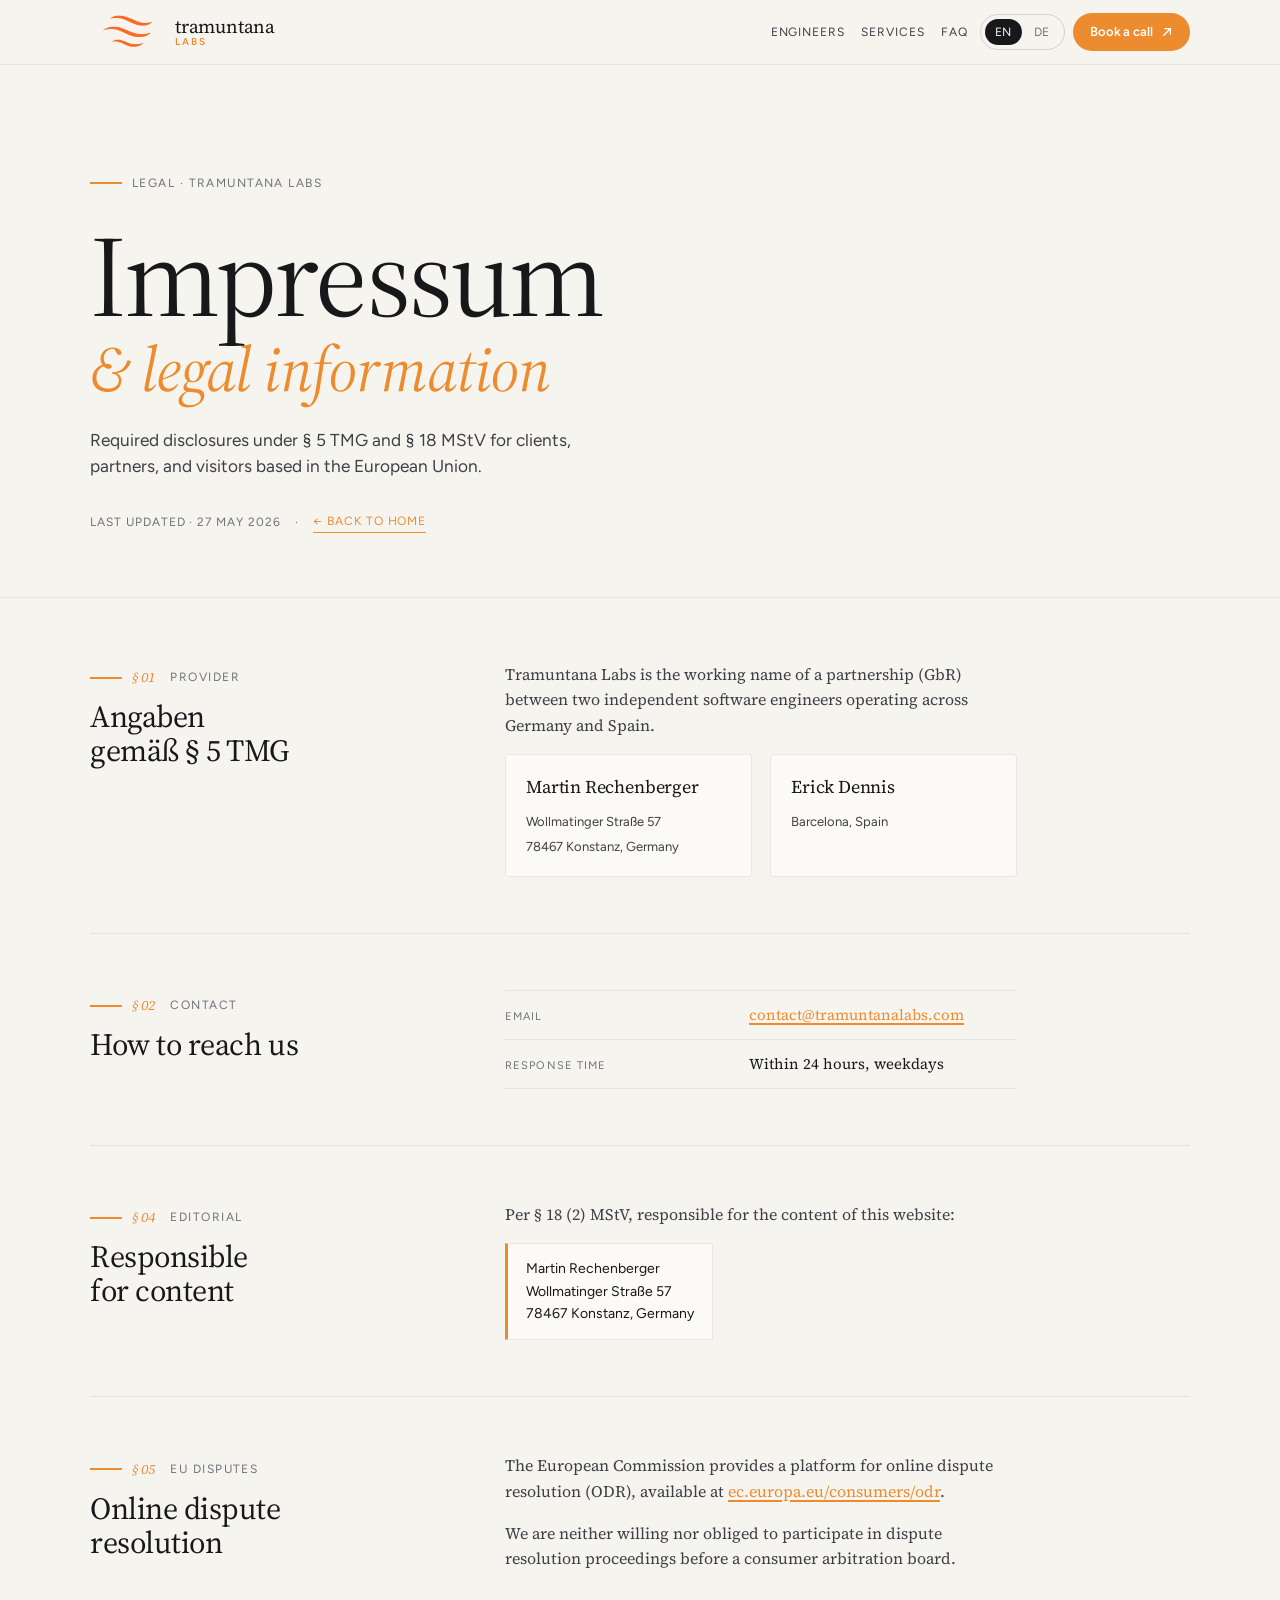
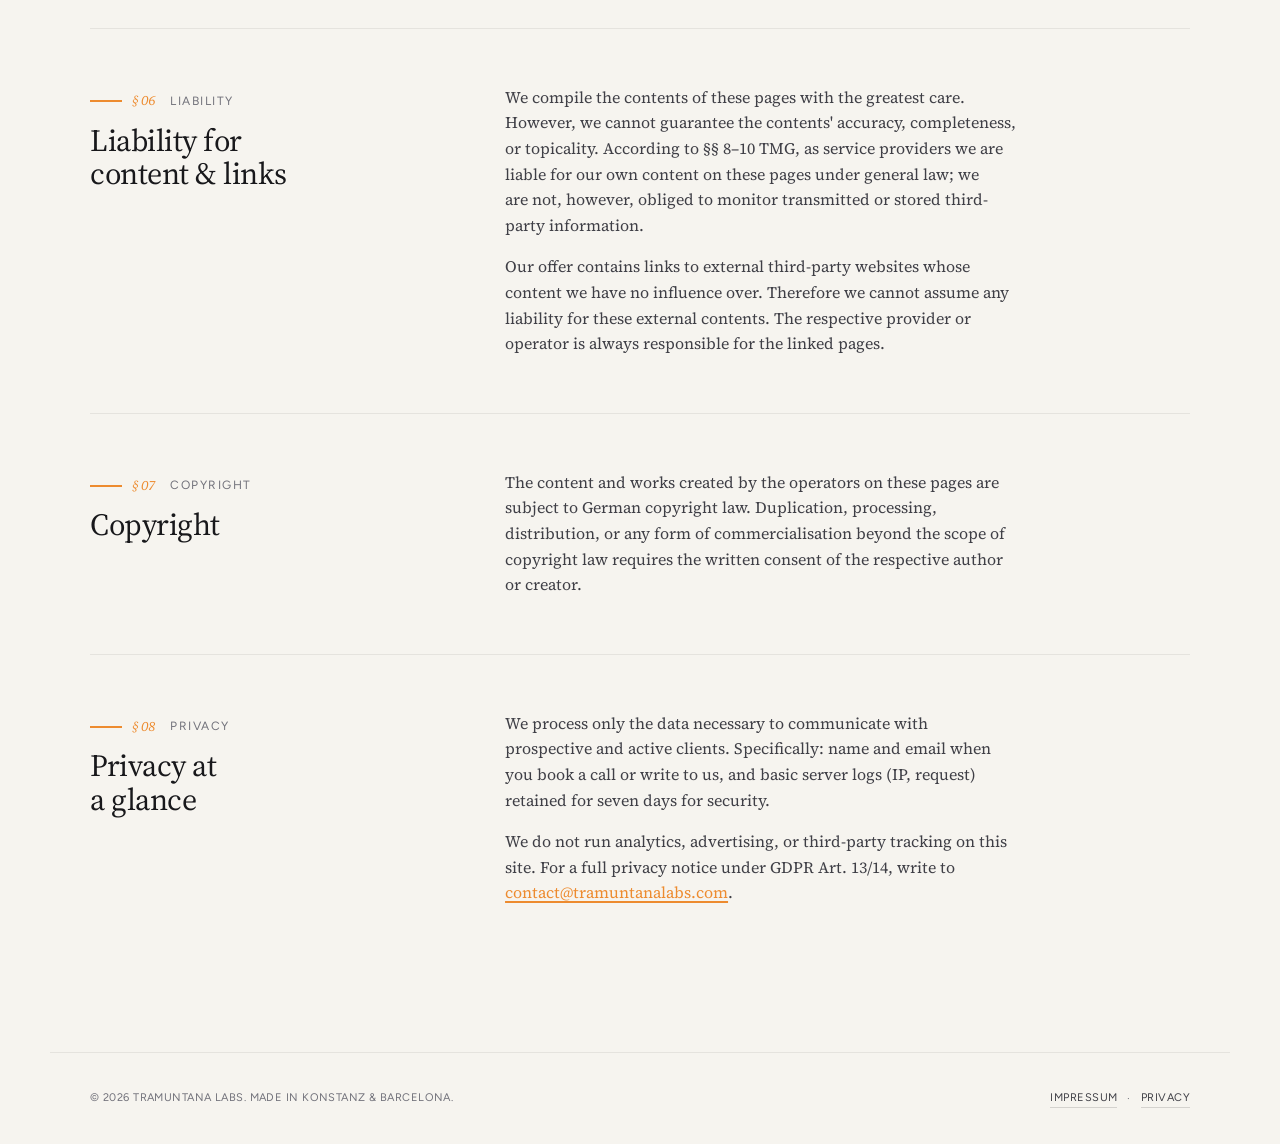
<file: impressum.html>
<!DOCTYPE html>
<html lang="en" data-theme="light" data-density="regular" data-design="v2" data-dark-tone="mediterranean">
<head>
  <meta charset="UTF-8" />
  <meta name="viewport" content="width=device-width, initial-scale=1.0" />
  <title>Tramuntana Labs — Impressum &amp; legal information</title>
  <meta name="description" content="Required legal disclosures under § 5 TMG and § 18 MStV." />
  <link rel="alternate" hreflang="en" href="https://tramuntanalabs.com/impressum.html" />
  <link rel="alternate" hreflang="de" href="https://tramuntanalabs.com/de/impressum.html" />
  <link rel="alternate" hreflang="x-default" href="https://tramuntanalabs.com/impressum.html" />
  <link rel="canonical" href="https://tramuntanalabs.com/impressum.html" />
  <link rel="icon" href="favicon.ico" sizes="any" />
  <link rel="icon" type="image/png" sizes="32x32" href="favicon-32x32.png" />
  <link rel="icon" type="image/png" sizes="16x16" href="favicon-16x16.png" />
  <link rel="apple-touch-icon" sizes="180x180" href="apple-touch-icon.png" />
  <link rel="preconnect" href="https://fonts.googleapis.com" />
  <link rel="preconnect" href="https://fonts.gstatic.com" crossorigin />
  <link rel="stylesheet" href="https://fonts.googleapis.com/css2?family=Figtree:wght@400;500;600&amp;family=Source+Serif+4:ital,opsz,wght@0,6..72,300;0,6..72,400;1,6..72,300;1,6..72,400&amp;display=swap" />
  <link rel="stylesheet" href="styles.css" />
  <link rel="stylesheet" href="styles-impressum.css" />
</head>
<body>

<nav class="nav">
  <div class="wrap nav-inner">
    <a href="/" class="brand">
      <span class="brand-mark" aria-hidden="true">
        <img src="logo.png" alt="" class="brand-logo" />
      </span>
      <span class="brand-wordmark">
        <span class="brand-name">tramuntana</span>
        <span class="brand-sub">Labs</span>
      </span>
    </a>
    <div class="nav-right">
      <a class="nav-link" href="/#engineers">Engineers</a>
      <a class="nav-link" href="/#services">Services</a>
      <a class="nav-link" href="/#faq">FAQ</a>
      <div class="lang" role="group" aria-label="Language">
        <a href="/impressum.html" hreflang="en" lang="en" class="is-active">en</a>
        <a href="/de/impressum.html" hreflang="de" lang="de" class="">de</a>
      </div>
      <a class="btn btn-primary" href="https://calendar.proton.me/bookings#Kh6A4mLSkcbogW-XjE4umm7sPW2R3TcdPqa_r0yPIsw=" target="_blank" rel="noopener">
        <span>Book a call</span>
        <svg class="arrow" width="14" height="14" viewBox="0 0 14 14" fill="none" aria-hidden="true">
          <path d="M3 11L11 3M11 3H4.5M11 3V9.5" stroke="currentColor" stroke-width="1.5" stroke-linecap="round" stroke-linejoin="round"/>
        </svg>
      </a>
    </div>
  </div>
</nav>

<article class="legal-page">
  <header class="legal-hero">
    <div class="wrap">
      <div class="eyebrow">Legal · Tramuntana Labs</div>
      <h1 class="legal-display">
        <span>Impressum</span>
        <br />
        <span class="legal-subtitle">&amp; legal information</span>
      </h1>
      <p class="lede legal-lede">Required disclosures under § 5 TMG and § 18 MStV for clients, partners, and visitors based in the European Union.</p>
      <div class="legal-meta">
        <span>Last updated · 27 May 2026</span>
        <span aria-hidden="true">·</span>
        <a href="/">← Back to home</a>
      </div>
    </div>
  </header>

  <div class="wrap legal-body-wrap">

    <section class="legal-section" id="provider">
      <header class="legal-section-head">
        <div class="eyebrow">
          <span class="sec-num">§ 01</span>
          <span>Provider</span>
        </div>
        <h2>Angaben gemäß § 5 TMG</h2>
      </header>
      <div class="legal-section-body">
        <p>Tramuntana Labs is the working name of a partnership (GbR) between two independent software engineers operating across Germany and Spain.</p>
        <dl class="legal-people">
          <div>
            <dt>Martin Rechenberger</dt>
            <dd>Wollmatinger Straße 57</dd>
            <dd>78467 Konstanz, Germany</dd>
          </div>
          <div>
            <dt>Erick Dennis</dt>
            <dd>Barcelona, Spain</dd>
          </div>
        </dl>
      </div>
    </section>

    <section class="legal-section" id="contact">
      <header class="legal-section-head">
        <div class="eyebrow">
          <span class="sec-num">§ 02</span>
          <span>Contact</span>
        </div>
        <h2>How to reach us</h2>
      </header>
      <div class="legal-section-body">
        <dl class="legal-kv">
          <div>
            <dt>Email</dt>
            <dd><a href="mailto:contact@tramuntanalabs.com">contact@tramuntanalabs.com</a></dd>
          </div>
          <div>
            <dt>Response time</dt>
            <dd>Within 24 hours, weekdays</dd>
          </div>
        </dl>
      </div>
    </section>

    <section class="legal-section" id="tax" hidden>
      <header class="legal-section-head">
        <div class="eyebrow">
          <span class="sec-num">§ 03</span>
          <span>Tax</span>
        </div>
        <h2>VAT &amp; tax identification</h2>
      </header>
      <div class="legal-section-body">
        <dl class="legal-kv">
          <div>
            <dt>USt-IdNr. (Martin Rechenberger)</dt>
            <dd>[to be added]</dd>
          </div>
          <div>
            <dt>NIF (Erick Dennis)</dt>
            <dd>[to be added]</dd>
          </div>
          <div>
            <dt>Steuernummer (Konstanz)</dt>
            <dd>[to be added]</dd>
          </div>
        </dl>
        <p class="legal-note">We invoice from the entity that performs the work. EU clients receive reverse-charge invoices where applicable.</p>
      </div>
    </section>

    <section class="legal-section" id="responsible">
      <header class="legal-section-head">
        <div class="eyebrow">
          <span class="sec-num">§ 04</span>
          <span>Editorial</span>
        </div>
        <h2>Responsible for content</h2>
      </header>
      <div class="legal-section-body">
        <p>Per § 18 (2) MStV, responsible for the content of this website:</p>
        <p class="legal-block">
          Martin Rechenberger<br />
          Wollmatinger Straße 57<br />
          78467 Konstanz, Germany
        </p>
      </div>
    </section>

    <section class="legal-section" id="odr">
      <header class="legal-section-head">
        <div class="eyebrow">
          <span class="sec-num">§ 05</span>
          <span>EU disputes</span>
        </div>
        <h2>Online dispute resolution</h2>
      </header>
      <div class="legal-section-body">
        <p>
          <span>The European Commission provides a platform for online dispute resolution (ODR), available at </span><a href="https://ec.europa.eu/consumers/odr" target="_blank" rel="noopener">ec.europa.eu/consumers/odr</a><span>.</span>
        </p>
        <p>We are neither willing nor obliged to participate in dispute resolution proceedings before a consumer arbitration board.</p>
      </div>
    </section>

    <section class="legal-section" id="liability">
      <header class="legal-section-head">
        <div class="eyebrow">
          <span class="sec-num">§ 06</span>
          <span>Liability</span>
        </div>
        <h2>Liability for content &amp; links</h2>
      </header>
      <div class="legal-section-body">
        <p>We compile the contents of these pages with the greatest care. However, we cannot guarantee the contents' accuracy, completeness, or topicality. According to §§ 8–10 TMG, as service providers we are liable for our own content on these pages under general law; we are not, however, obliged to monitor transmitted or stored third-party information.</p>
        <p>Our offer contains links to external third-party websites whose content we have no influence over. Therefore we cannot assume any liability for these external contents. The respective provider or operator is always responsible for the linked pages.</p>
      </div>
    </section>

    <section class="legal-section" id="copyright">
      <header class="legal-section-head">
        <div class="eyebrow">
          <span class="sec-num">§ 07</span>
          <span>Copyright</span>
        </div>
        <h2>Copyright</h2>
      </header>
      <div class="legal-section-body">
        <p>The content and works created by the operators on these pages are subject to German copyright law. Duplication, processing, distribution, or any form of commercialisation beyond the scope of copyright law requires the written consent of the respective author or creator.</p>
      </div>
    </section>

    <section class="legal-section" id="privacy">
      <header class="legal-section-head">
        <div class="eyebrow">
          <span class="sec-num">§ 08</span>
          <span>Privacy</span>
        </div>
        <h2>Privacy at a glance</h2>
      </header>
      <div class="legal-section-body">
        <p>We process only the data necessary to communicate with prospective and active clients. Specifically: name and email when you book a call or write to us, and basic server logs (IP, request) retained for seven days for security.</p>
        <p>
          <span>We do not run analytics, advertising, or third-party tracking on this site. For a full privacy notice under GDPR Art. 13/14, write to </span><a href="mailto:contact@tramuntanalabs.com">contact@tramuntanalabs.com</a><span>.</span>
        </p>
      </div>
    </section>

  </div>
</article>

<footer class="wrap foot">
  <span>© 2026 Tramuntana Labs. Made in Konstanz &amp; Barcelona.</span>
  <span class="foot-links">
    <a href="/impressum.html">Impressum</a>
    <span aria-hidden="true">·</span>
    <a href="/impressum.html#privacy">Privacy</a>
  </span>
</footer>

</body>
</html>
</file>
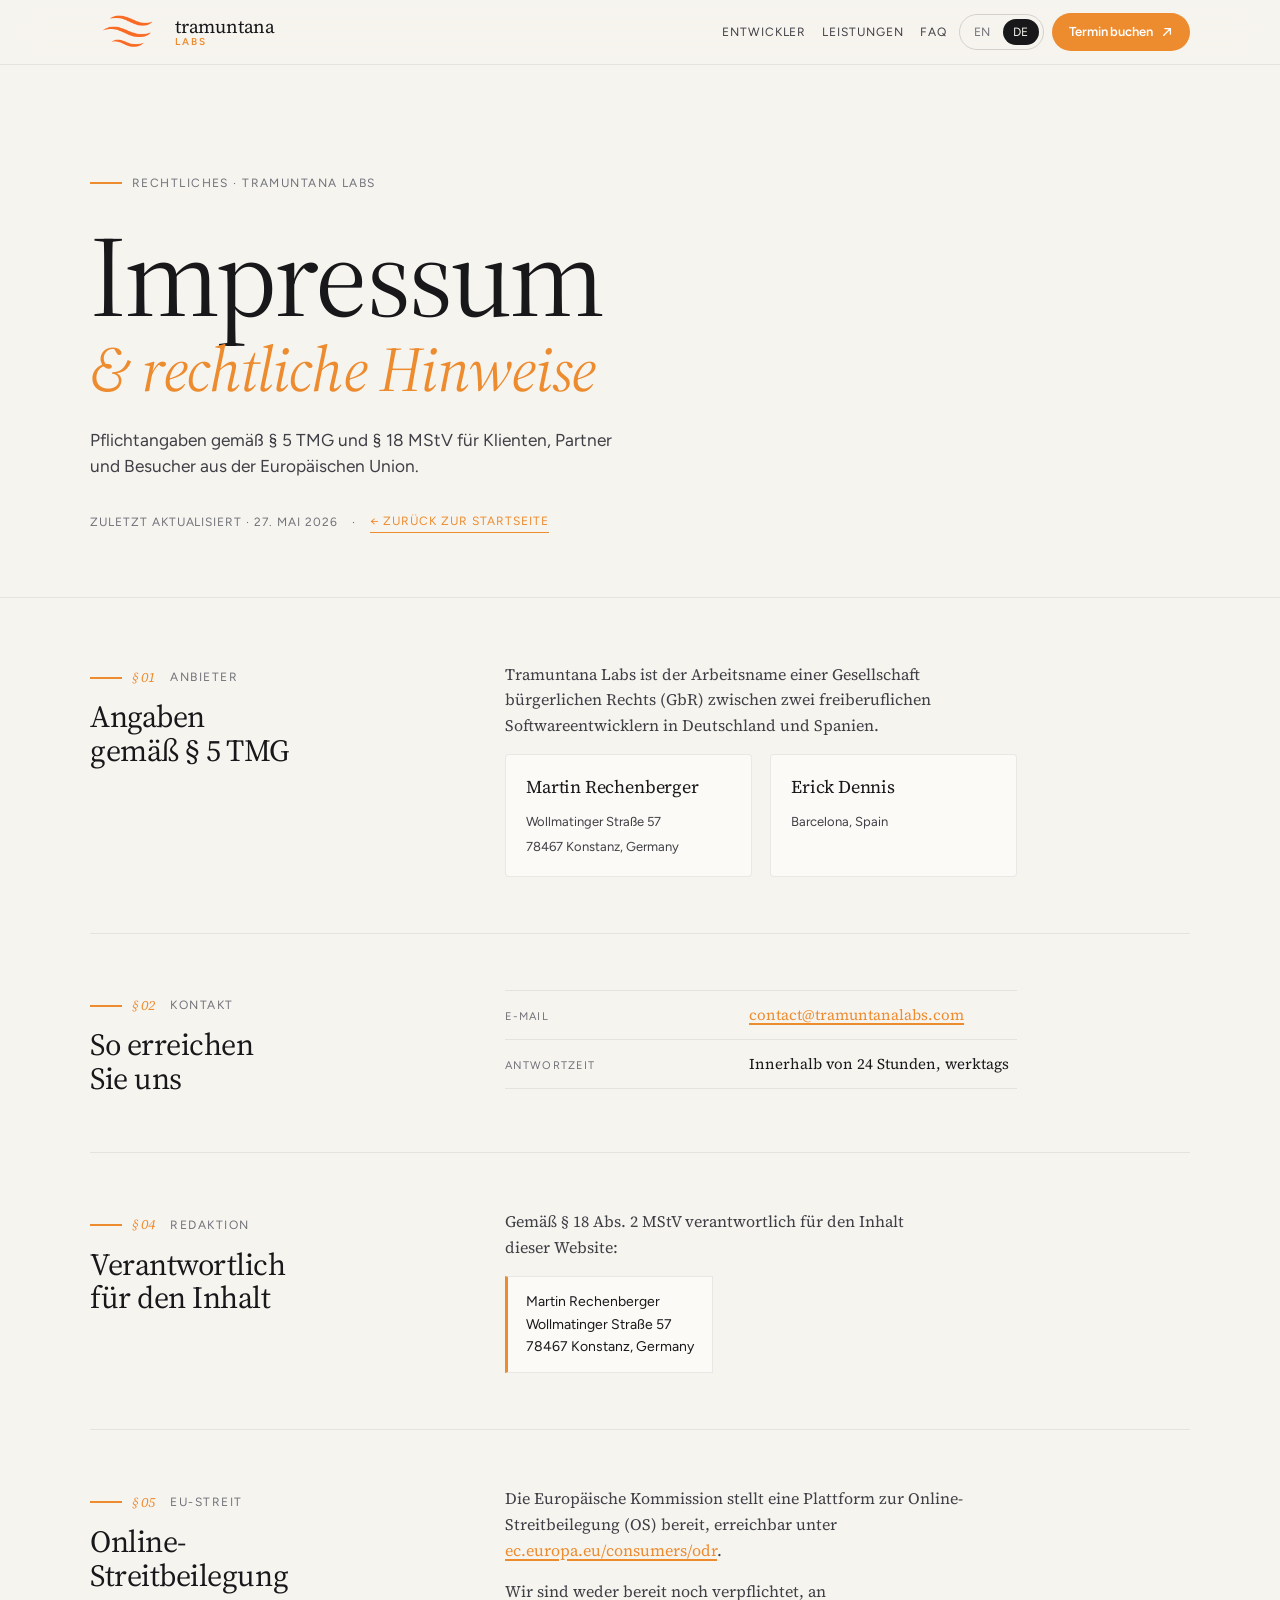
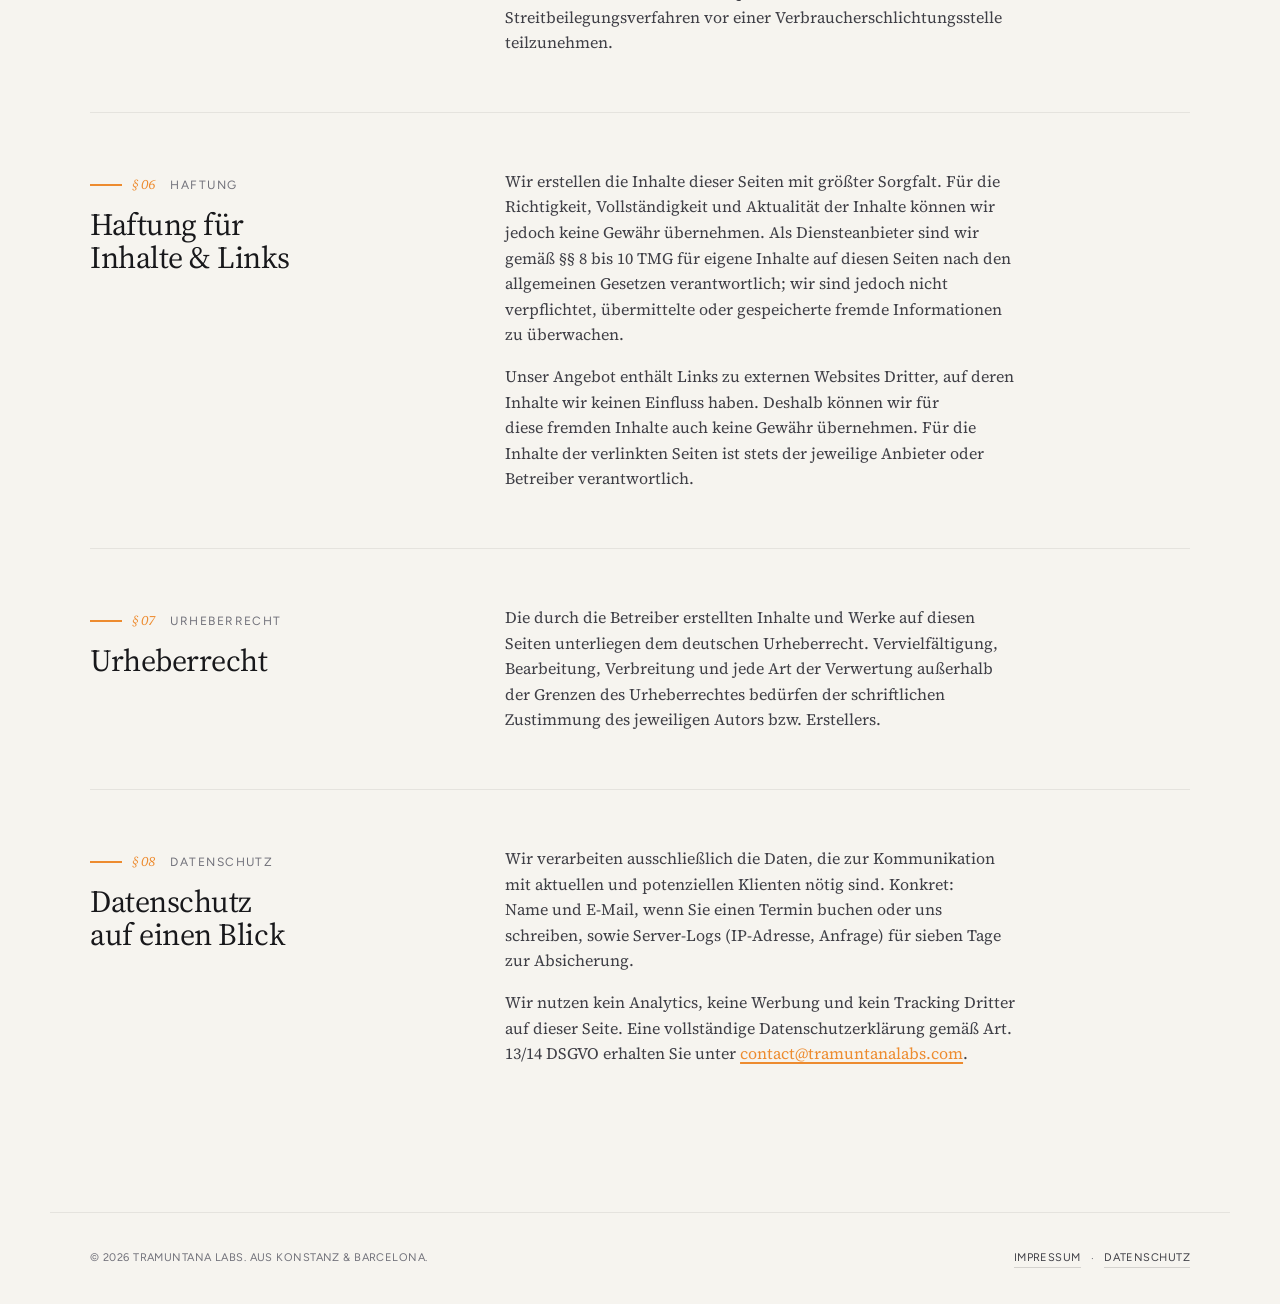
<file: de/impressum.html>
<!DOCTYPE html>
<html lang="de" data-theme="light" data-density="regular" data-design="v2" data-dark-tone="mediterranean">
<head>
  <meta charset="UTF-8" />
  <meta name="viewport" content="width=device-width, initial-scale=1.0" />
  <title>Tramuntana Labs — Impressum &amp; rechtliche Hinweise</title>
  <meta name="description" content="Pflichtangaben gemäß § 5 TMG und § 18 MStV." />
  <link rel="alternate" hreflang="en" href="https://tramuntanalabs.com/impressum.html" />
  <link rel="alternate" hreflang="de" href="https://tramuntanalabs.com/de/impressum.html" />
  <link rel="alternate" hreflang="x-default" href="https://tramuntanalabs.com/impressum.html" />
  <link rel="canonical" href="https://tramuntanalabs.com/de/impressum.html" />
  <link rel="icon" href="../favicon.ico" sizes="any" />
  <link rel="icon" type="image/png" sizes="32x32" href="../favicon-32x32.png" />
  <link rel="icon" type="image/png" sizes="16x16" href="../favicon-16x16.png" />
  <link rel="apple-touch-icon" sizes="180x180" href="../apple-touch-icon.png" />
  <link rel="preconnect" href="https://fonts.googleapis.com" />
  <link rel="preconnect" href="https://fonts.gstatic.com" crossorigin />
  <link rel="stylesheet" href="https://fonts.googleapis.com/css2?family=Figtree:wght@400;500;600&amp;family=Source+Serif+4:ital,opsz,wght@0,6..72,300;0,6..72,400;1,6..72,300;1,6..72,400&amp;display=swap" />
  <link rel="stylesheet" href="../styles.css" />
  <link rel="stylesheet" href="../styles-impressum.css" />
</head>
<body>

<nav class="nav">
  <div class="wrap nav-inner">
    <a href="/de/" class="brand">
      <span class="brand-mark" aria-hidden="true">
        <img src="../logo.png" alt="" class="brand-logo" />
      </span>
      <span class="brand-wordmark">
        <span class="brand-name">tramuntana</span>
        <span class="brand-sub">Labs</span>
      </span>
    </a>
    <div class="nav-right">
      <a class="nav-link" href="/de/#engineers">Entwickler</a>
      <a class="nav-link" href="/de/#services">Leistungen</a>
      <a class="nav-link" href="/de/#faq">FAQ</a>
      <div class="lang" role="group" aria-label="Sprache">
        <a href="/impressum.html" hreflang="en" lang="en" class="">en</a>
        <a href="/de/impressum.html" hreflang="de" lang="de" class="is-active">de</a>
      </div>
      <a class="btn btn-primary" href="https://calendar.proton.me/bookings#Kh6A4mLSkcbogW-XjE4umm7sPW2R3TcdPqa_r0yPIsw=" target="_blank" rel="noopener">
        <span>Termin buchen</span>
        <svg class="arrow" width="14" height="14" viewBox="0 0 14 14" fill="none" aria-hidden="true">
          <path d="M3 11L11 3M11 3H4.5M11 3V9.5" stroke="currentColor" stroke-width="1.5" stroke-linecap="round" stroke-linejoin="round"/>
        </svg>
      </a>
    </div>
  </div>
</nav>

<article class="legal-page">
  <header class="legal-hero">
    <div class="wrap">
      <div class="eyebrow">Rechtliches · Tramuntana Labs</div>
      <h1 class="legal-display">
        <span>Impressum</span>
        <br />
        <span class="legal-subtitle">&amp; rechtliche Hinweise</span>
      </h1>
      <p class="lede legal-lede">Pflichtangaben gemäß § 5 TMG und § 18 MStV für Klienten, Partner und Besucher aus der Europäischen Union.</p>
      <div class="legal-meta">
        <span>Zuletzt aktualisiert · 27. Mai 2026</span>
        <span aria-hidden="true">·</span>
        <a href="/de/">← Zurück zur Startseite</a>
      </div>
    </div>
  </header>

  <div class="wrap legal-body-wrap">

    <section class="legal-section" id="provider">
      <header class="legal-section-head">
        <div class="eyebrow">
          <span class="sec-num">§ 01</span>
          <span>Anbieter</span>
        </div>
        <h2>Angaben gemäß § 5 TMG</h2>
      </header>
      <div class="legal-section-body">
        <p>Tramuntana Labs ist der Arbeitsname einer Gesellschaft bürgerlichen Rechts (GbR) zwischen zwei freiberuflichen Softwareentwicklern in Deutschland und Spanien.</p>
        <dl class="legal-people">
          <div>
            <dt>Martin Rechenberger</dt>
            <dd>Wollmatinger Straße 57</dd>
            <dd>78467 Konstanz, Germany</dd>
          </div>
          <div>
            <dt>Erick Dennis</dt>
            <dd>Barcelona, Spain</dd>
          </div>
        </dl>
      </div>
    </section>

    <section class="legal-section" id="contact">
      <header class="legal-section-head">
        <div class="eyebrow">
          <span class="sec-num">§ 02</span>
          <span>Kontakt</span>
        </div>
        <h2>So erreichen Sie uns</h2>
      </header>
      <div class="legal-section-body">
        <dl class="legal-kv">
          <div>
            <dt>E-Mail</dt>
            <dd><a href="mailto:contact@tramuntanalabs.com">contact@tramuntanalabs.com</a></dd>
          </div>
          <div>
            <dt>Antwortzeit</dt>
            <dd>Innerhalb von 24 Stunden, werktags</dd>
          </div>
        </dl>
      </div>
    </section>

    <section class="legal-section" id="tax" hidden>
      <header class="legal-section-head">
        <div class="eyebrow">
          <span class="sec-num">§ 03</span>
          <span>Steuern</span>
        </div>
        <h2>Umsatzsteuer &amp; Steuernummer</h2>
      </header>
      <div class="legal-section-body">
        <dl class="legal-kv">
          <div>
            <dt>USt-IdNr. (Martin Rechenberger)</dt>
            <dd>[wird ergänzt]</dd>
          </div>
          <div>
            <dt>NIF (Erick Dennis)</dt>
            <dd>[wird ergänzt]</dd>
          </div>
          <div>
            <dt>Steuernummer (Konstanz)</dt>
            <dd>[wird ergänzt]</dd>
          </div>
        </dl>
        <p class="legal-note">Rechnungen stellt diejenige Person, die die Arbeit ausführt. EU-Kunden erhalten ggf. Reverse-Charge-Rechnungen.</p>
      </div>
    </section>

    <section class="legal-section" id="responsible">
      <header class="legal-section-head">
        <div class="eyebrow">
          <span class="sec-num">§ 04</span>
          <span>Redaktion</span>
        </div>
        <h2>Verantwortlich für den Inhalt</h2>
      </header>
      <div class="legal-section-body">
        <p>Gemäß § 18 Abs. 2 MStV verantwortlich für den Inhalt dieser Website:</p>
        <p class="legal-block">
          Martin Rechenberger<br />
          Wollmatinger Straße 57<br />
          78467 Konstanz, Germany
        </p>
      </div>
    </section>

    <section class="legal-section" id="odr">
      <header class="legal-section-head">
        <div class="eyebrow">
          <span class="sec-num">§ 05</span>
          <span>EU-Streit</span>
        </div>
        <h2>Online-Streitbeilegung</h2>
      </header>
      <div class="legal-section-body">
        <p>
          <span>Die Europäische Kommission stellt eine Plattform zur Online-Streitbeilegung (OS) bereit, erreichbar unter </span><a href="https://ec.europa.eu/consumers/odr" target="_blank" rel="noopener">ec.europa.eu/consumers/odr</a><span>.</span>
        </p>
        <p>Wir sind weder bereit noch verpflichtet, an Streitbeilegungsverfahren vor einer Verbraucherschlichtungsstelle teilzunehmen.</p>
      </div>
    </section>

    <section class="legal-section" id="liability">
      <header class="legal-section-head">
        <div class="eyebrow">
          <span class="sec-num">§ 06</span>
          <span>Haftung</span>
        </div>
        <h2>Haftung für Inhalte &amp; Links</h2>
      </header>
      <div class="legal-section-body">
        <p>Wir erstellen die Inhalte dieser Seiten mit größter Sorgfalt. Für die Richtigkeit, Vollständigkeit und Aktualität der Inhalte können wir jedoch keine Gewähr übernehmen. Als Diensteanbieter sind wir gemäß §§ 8 bis 10 TMG für eigene Inhalte auf diesen Seiten nach den allgemeinen Gesetzen verantwortlich; wir sind jedoch nicht verpflichtet, übermittelte oder gespeicherte fremde Informationen zu überwachen.</p>
        <p>Unser Angebot enthält Links zu externen Websites Dritter, auf deren Inhalte wir keinen Einfluss haben. Deshalb können wir für diese fremden Inhalte auch keine Gewähr übernehmen. Für die Inhalte der verlinkten Seiten ist stets der jeweilige Anbieter oder Betreiber verantwortlich.</p>
      </div>
    </section>

    <section class="legal-section" id="copyright">
      <header class="legal-section-head">
        <div class="eyebrow">
          <span class="sec-num">§ 07</span>
          <span>Urheberrecht</span>
        </div>
        <h2>Urheberrecht</h2>
      </header>
      <div class="legal-section-body">
        <p>Die durch die Betreiber erstellten Inhalte und Werke auf diesen Seiten unterliegen dem deutschen Urheberrecht. Vervielfältigung, Bearbeitung, Verbreitung und jede Art der Verwertung außerhalb der Grenzen des Urheberrechtes bedürfen der schriftlichen Zustimmung des jeweiligen Autors bzw. Erstellers.</p>
      </div>
    </section>

    <section class="legal-section" id="privacy">
      <header class="legal-section-head">
        <div class="eyebrow">
          <span class="sec-num">§ 08</span>
          <span>Datenschutz</span>
        </div>
        <h2>Datenschutz auf einen Blick</h2>
      </header>
      <div class="legal-section-body">
        <p>Wir verarbeiten ausschließlich die Daten, die zur Kommunikation mit aktuellen und potenziellen Klienten nötig sind. Konkret: Name und E-Mail, wenn Sie einen Termin buchen oder uns schreiben, sowie Server-Logs (IP-Adresse, Anfrage) für sieben Tage zur Absicherung.</p>
        <p>
          <span>Wir nutzen kein Analytics, keine Werbung und kein Tracking Dritter auf dieser Seite. Eine vollständige Datenschutzerklärung gemäß Art. 13/14 DSGVO erhalten Sie unter </span><a href="mailto:contact@tramuntanalabs.com">contact@tramuntanalabs.com</a><span>.</span>
        </p>
      </div>
    </section>

  </div>
</article>

<footer class="wrap foot">
  <span>© 2026 Tramuntana Labs. Aus Konstanz &amp; Barcelona.</span>
  <span class="foot-links">
    <a href="/de/impressum.html">Impressum</a>
    <span aria-hidden="true">·</span>
    <a href="/de/impressum.html#privacy">Datenschutz</a>
  </span>
</footer>

</body>
</html>
</file>
<file: styles.css>
/* Tramuntana Labs — consolidated styles
   Merged from styles.css + styles-v2.css + styles-v3.css.
   Tokens flow from JS via CSS custom properties on :root. */

/* ═══════════════════════════════════════════════════════
   BASE — tokens, typography, layout, nav, buttons, etc.
   ═══════════════════════════════════════════════════════ */

:root {
  --bg: #f6f4ef;
  --bg-elev: #fbfaf6;
  --ink: #18181b;
  --ink-2: #3f3f46;
  --ink-3: #71717a;
  --rule: #1a1a1a14;
  --rule-strong: #1a1a1a28;
  --accent: #ED8B2F;
  --accent-ink: #ffffff;

  --font-serif: "Source Serif 4", "Source Serif Pro", Cambria, Georgia, serif;
  --font-sans: "Figtree", ui-sans-serif, system-ui, -apple-system, sans-serif;
  --font-mono: "Figtree", ui-sans-serif, system-ui, -apple-system, sans-serif;

  --section-y: clamp(80px, 10vw, 144px);
  --gutter: clamp(20px, 4vw, 40px);
  --stack: clamp(16px, 2vw, 24px);
  --maxw: 1180px;

  --t-display: clamp(40px, 7.2vw, 96px);
  --t-h1: clamp(34px, 5.4vw, 64px);
  --t-h2: clamp(28px, 3.6vw, 44px);
  --t-h3: clamp(20px, 2.2vw, 26px);
  --t-body: clamp(16px, 1.15vw, 19px);
  --t-small: 13px;
  --t-eyebrow: 12px;
}

[data-theme="dark"] {
  --bg: #0f0f10;
  --bg-elev: #161618;
  --ink: #f3f1ec;
  --ink-2: #c5c2b8;
  --ink-3: #8a8780;
  --rule: #ffffff14;
  --rule-strong: #ffffff28;
}

[data-density="compact"] {
  --section-y: clamp(56px, 7vw, 96px);
  --stack: clamp(12px, 1.5vw, 18px);
}
[data-density="dense"] {
  --section-y: clamp(40px, 5vw, 72px);
  --stack: clamp(10px, 1.2vw, 14px);
  --t-display: clamp(36px, 5.6vw, 72px);
  --t-h1: clamp(30px, 4.4vw, 52px);
  --t-h2: clamp(24px, 3vw, 36px);
  --t-h3: clamp(18px, 1.9vw, 22px);
  --t-body: clamp(15px, 1.05vw, 17px);
}
[data-density="tight"] {
  --section-y: clamp(28px, 3.6vw, 52px);
  --stack: clamp(8px, .9vw, 12px);
  --gutter: clamp(16px, 3vw, 32px);
  --t-display: clamp(30px, 4.4vw, 56px);
  --t-h1: clamp(26px, 3.4vw, 40px);
  --t-h2: clamp(20px, 2.4vw, 30px);
  --t-h3: clamp(16px, 1.6vw, 20px);
  --t-body: clamp(14px, .95vw, 16px);
  --t-eyebrow: 11px;
}
[data-density="comfy"] {
  --section-y: clamp(100px, 13vw, 184px);
  --stack: clamp(20px, 2.6vw, 32px);
}

[data-density="dense"] .nav-inner { height: 56px; }
[data-density="dense"] .hero { padding: clamp(48px, 6vw, 96px) 0 var(--section-y); }
[data-density="dense"] .svc { min-height: 180px; padding: clamp(20px, 2.2vw, 28px); }
[data-density="dense"] .pain-row { padding: clamp(16px, 1.8vw, 22px) 0; }
[data-density="dense"] .test { padding: clamp(20px, 2vw, 24px); gap: 18px; }
[data-density="dense"] .lede { font-size: clamp(16px, 1.25vw, 19px); }

[data-density="tight"] .nav-inner { height: 48px; }
[data-density="tight"] .brand { font-size: 17px; }
[data-density="tight"] .hero { padding: clamp(32px, 4vw, 64px) 0 var(--section-y); }
[data-density="tight"] .hero .meta { margin-top: clamp(28px, 4vw, 48px) !important; }
[data-density="tight"] .hero .meta-num { font-size: clamp(28px, 2.8vw, 38px); }
[data-density="tight"] .svc { min-height: 0; padding: clamp(16px, 1.8vw, 22px); gap: 10px; }
[data-density="tight"] .svc-foot { padding-top: 12px; gap: 8px 14px; }
[data-density="tight"] .pain-row { padding: clamp(12px, 1.4vw, 16px) 0; grid-template-columns: 48px 1fr auto; gap: 16px; }
[data-density="tight"] .pain-q { font-size: clamp(17px, 1.4vw, 20px); }
[data-density="tight"] .test { padding: 20px; gap: 14px; }
[data-density="tight"] .test-q { font-size: clamp(16px, 1.3vw, 18px); }
[data-density="tight"] .logo { padding: 18px 12px; min-height: 64px; font-size: 16px; }
[data-density="tight"] .faq-q { padding: 14px 0; font-size: clamp(16px, 1.3vw, 19px); }
[data-density="tight"] .btn { padding: 10px 16px; font-size: 14px; }
[data-density="tight"] .lede { font-size: clamp(15px, 1.15vw, 17px); }
[data-density="tight"] .proc-step { padding-top: 14px; }
[data-density="tight"] .eng-portrait { aspect-ratio: 5/4; }
[data-density="tight"] .eng-portrait .initials { font-size: clamp(56px, 7vw, 96px); }

* { box-sizing: border-box; }
html, body { margin: 0; padding: 0; }
body {
  background: var(--bg);
  color: var(--ink);
  font-family: var(--font-sans);
  font-size: var(--t-body);
  line-height: 1.55;
  -webkit-font-smoothing: antialiased;
  text-rendering: optimizeLegibility;
  transition: background-color .25s ease, color .25s ease;
}

a { color: inherit; text-decoration: none; }
button { font: inherit; color: inherit; }

.wrap { max-width: var(--maxw); margin: 0 auto; padding: 0 var(--gutter); }
.section { padding: var(--section-y) 0; border-top: 1px solid var(--rule); }
.section:first-of-type { border-top: 0; }

.eyebrow {
  font-family: var(--font-mono);
  font-size: var(--t-eyebrow);
  letter-spacing: .12em;
  text-transform: uppercase;
  color: var(--ink-3);
  display: inline-flex; align-items: center; gap: 10px;
}
.eyebrow::before {
  content: ""; width: 24px; height: 1px; background: var(--ink-3);
}

h1, h2, h3, .display {
  font-family: var(--font-serif);
  font-weight: 400;
  letter-spacing: -0.015em;
  line-height: 1.05;
  margin: 0;
  text-wrap: balance;
}
.display { font-size: var(--t-display); line-height: 0.98; letter-spacing: -0.025em; }
h1 { font-size: var(--t-h1); }
h2 { font-size: var(--t-h2); }
h3 { font-size: var(--t-h3); line-height: 1.2; letter-spacing: -0.01em; }
p { margin: 0; color: var(--ink-2); text-wrap: pretty; }

.lede { font-size: clamp(18px, 1.5vw, 22px); color: var(--ink-2); max-width: 56ch; line-height: 1.5; }

.accent { color: var(--accent); }
em.accent, .accent em { font-style: italic; }

/* ── Nav ──────────────────────────────────────────────────── */
.nav {
  position: sticky; top: 0; z-index: 50;
  background: color-mix(in oklab, var(--bg) 78%, transparent);
  backdrop-filter: blur(16px) saturate(140%);
  -webkit-backdrop-filter: blur(16px) saturate(140%);
  border-bottom: 1px solid var(--rule);
}
.nav-inner {
  display: flex; align-items: center; justify-content: space-between;
  height: 64px; gap: 16px;
}
.brand { display: flex; align-items: center; gap: 10px; text-decoration: none; }
.brand-mark { display: inline-flex; align-items: center; }
.brand-logo { height: 75px; width: auto; display: block; }
.brand-wordmark { display: flex; flex-direction: column; line-height: 1; gap: 1px; }
.brand-name { font-family: var(--font-serif); font-size: 19px; font-weight: 400; color: var(--ink); letter-spacing: -0.01em; }
.brand-sub  { font-family: var(--font-sans); font-size: 10px; font-weight: 600; color: var(--accent); letter-spacing: 0.2em; text-transform: uppercase; }
.nav-right { display: flex; align-items: center; gap: 8px; }

.lang {
  display: inline-flex; align-items: center; gap: 2px;
  font-family: var(--font-mono); font-size: 12px;
  padding: 4px; border: 1px solid var(--rule-strong); border-radius: 999px;
}
.lang a {
  display: inline-block; padding: 4px 10px; border-radius: 999px;
  color: var(--ink-3); text-decoration: none;
  letter-spacing: .04em; text-transform: uppercase;
  transition: background .15s ease, color .15s ease;
}
.lang a.is-active { background: var(--ink); color: var(--bg); }
.lang a:hover:not(.is-active) { color: var(--ink); }

/* ── Buttons ──────────────────────────────────────────────── */
.btn {
  display: inline-flex; align-items: center; gap: 10px;
  padding: 14px 22px; border-radius: 999px;
  font-family: var(--font-sans); font-size: 15px; font-weight: 500;
  border: 1px solid transparent; cursor: pointer;
  white-space: nowrap;
  transition: transform .15s ease, background .15s ease, color .15s ease, border-color .15s ease;
}
.btn-primary { background: var(--ink); color: var(--bg); }
.btn-primary:hover { transform: translateY(-1px); }
.btn-ghost { background: transparent; color: var(--ink); border-color: var(--rule-strong); }
.btn-ghost:hover { background: var(--ink); color: var(--bg); border-color: var(--ink); }
.btn-accent { background: var(--accent); color: var(--accent-ink); }
.btn-accent:hover { transform: translateY(-1px); filter: brightness(1.06); }
.btn .arrow { transition: transform .2s ease; }
.btn:hover .arrow { transform: translate(3px, -3px); }

/* ── Hero ─────────────────────────────────────────────────── */
.hero { padding: clamp(72px, 10vw, 140px) 0 var(--section-y); border: 0; }
.hero-grid { display: grid; grid-template-columns: 1.2fr .8fr; gap: clamp(32px, 5vw, 80px); align-items: end; }
.hero h1 { font-size: var(--t-display); line-height: .98; letter-spacing: -0.025em; }
.hero .meta { display: flex; gap: clamp(24px, 4vw, 56px); flex-wrap: wrap; }
.hero .meta-item { display: flex; flex-direction: column; gap: 4px; }
.hero .meta-num { font-family: var(--font-serif); font-size: clamp(36px, 4vw, 52px); line-height: 1; }
.hero .meta-lbl { font-family: var(--font-mono); font-size: 11px; letter-spacing: .1em; text-transform: uppercase; color: var(--ink-3); }

.hero-actions { display: flex; gap: 12px; flex-wrap: wrap; align-items: center; }
.hero-foot { display: flex; gap: 8px; align-items: center; color: var(--ink-3); font-size: 13px; }
.dot-live { width: 7px; height: 7px; border-radius: 999px; background: #2dbf6e; box-shadow: 0 0 0 4px #2dbf6e22; animation: pulse 2s ease-in-out infinite; }
@keyframes pulse { 0%,100% { box-shadow: 0 0 0 4px #2dbf6e22; } 50% { box-shadow: 0 0 0 8px #2dbf6e10; } }

/* ── Services ─────────────────────────────────────────────── */
.svc-grid {
  display: grid; grid-template-columns: repeat(2, 1fr);
  gap: 1px; background: var(--rule); margin-top: clamp(32px, 4vw, 56px);
  border: 1px solid var(--rule);
}
.svc {
  background: var(--bg); padding: clamp(24px, 2.6vw, 36px);
  display: flex; flex-direction: column; gap: 14px; min-height: 220px;
  position: relative;
}
.svc-num { font-family: var(--font-mono); font-size: 12px; color: var(--ink-3); letter-spacing: .08em; }
.svc h3 { font-size: clamp(22px, 1.9vw, 28px); }
.svc p { font-size: 15px; line-height: 1.55; }
.svc-foot { margin-top: auto; padding-top: 16px; font-family: var(--font-mono); font-size: 11px; color: var(--accent); letter-spacing: .08em; text-transform: uppercase; display: flex; flex-wrap: wrap; gap: 12px 18px; }

/* ── FAQ ──────────────────────────────────────────────────── */
.faq-list { display: grid; gap: 0; margin-top: clamp(28px, 3.6vw, 48px); border-top: 1px solid var(--rule); }
details.faq-item { border-bottom: 1px solid var(--rule); }
summary.faq-q {
  width: 100%; list-style: none; background: transparent; border: 0; cursor: pointer;
  display: grid; grid-template-columns: 1fr auto; align-items: center; gap: 24px;
  padding: clamp(20px, 2vw, 26px) 0; text-align: left;
  font-family: var(--font-serif); font-size: clamp(18px, 1.5vw, 22px); letter-spacing: -.005em; color: var(--ink);
}
summary.faq-q::-webkit-details-marker { display: none; }
summary.faq-q .plus { width: 24px; height: 24px; position: relative; flex-shrink: 0; }
summary.faq-q .plus::before, summary.faq-q .plus::after {
  content: ""; position: absolute; inset: 50% 0 auto 0; height: 1px; background: var(--ink);
  transition: transform .25s ease;
}
summary.faq-q .plus::after { transform: rotate(90deg); }
details.faq-item[open] summary.faq-q .plus::after { transform: rotate(0); }
.faq-a {
  color: var(--ink-2); font-size: 16px; line-height: 1.55; max-width: 64ch;
  padding: 0 0 24px;
}

/* ── CTA ──────────────────────────────────────────────────── */
.cta {
  background: var(--ink); color: var(--bg); padding: var(--section-y) 0;
  border: 0;
}
.cta-inner { display: grid; grid-template-columns: 1.1fr .9fr; gap: clamp(40px, 6vw, 88px); align-items: end; }
.cta h2 { font-size: clamp(40px, 5.4vw, 72px); color: var(--bg); }
.cta .eyebrow { color: color-mix(in oklab, var(--bg) 60%, transparent); }
.cta .eyebrow::before { background: color-mix(in oklab, var(--bg) 60%, transparent); }
.cta p { color: color-mix(in oklab, var(--bg) 75%, transparent); max-width: 48ch; }
.cta-actions { display: flex; flex-direction: column; gap: 16px; }
.cta-actions .btn-accent { align-self: flex-start; padding: 18px 28px; font-size: 16px; }
.cta-meta { display: flex; flex-direction: column; gap: 6px; font-family: var(--font-mono); font-size: 12px; color: color-mix(in oklab, var(--bg) 60%, transparent); letter-spacing: .04em; }
.cta-meta a:hover { color: var(--bg); }

/* ── Footer ───────────────────────────────────────────────── */
.foot {
  padding-block: 36px; font-family: var(--font-mono); font-size: 11px;
  color: var(--ink-3); letter-spacing: .04em; text-transform: uppercase;
  display: flex; gap: 24px; justify-content: space-between; flex-wrap: wrap;
  border-top: 1px solid var(--rule);
}

/* ── Responsive ───────────────────────────────────────────── */
@media (max-width: 880px) {
  .hero-grid { grid-template-columns: 1fr; gap: 32px; }
  .svc-grid { grid-template-columns: 1fr; }
  .cta-inner { grid-template-columns: 1fr; gap: 32px; }
}
@media (max-width: 560px) {
  .hero h1, .display { font-size: clamp(40px, 11vw, 64px); }
  .nav-inner { height: 56px; }

  .lang { font-size: 11px; }
}


/* ═══════════════════════════════════════════════════════
   V2 — dynamic editorial additions
   ═══════════════════════════════════════════════════════ */

[data-design="v2"] {
  --accent-soft: color-mix(in oklab, var(--accent) 16%, var(--bg));
  --accent-deep: color-mix(in oklab, var(--accent) 75%, #000);
}

/* ── Section eyebrow numeral ─────────────────────────── */
.sec-num {
  font-family: var(--font-serif);
  font-style: italic;
  color: var(--accent);
  font-size: 1.15em;
  margin-right: 6px;
  font-weight: 400;
  letter-spacing: -.01em;
  white-space: nowrap;
}

/* ── Hand-drawn squiggle underline on accent words ─────── */
.accent-scribble {
  position: relative;
  font-style: italic;
  color: var(--accent);
  white-space: nowrap;
  padding-bottom: .12em;
}
.accent-scribble::after {
  content: "";
  position: absolute;
  left: -1%; right: -1%;
  bottom: -.04em;
  height: .18em;
  background-color: var(--accent);
  -webkit-mask: url("data:image/svg+xml;utf8,<svg xmlns='http://www.w3.org/2000/svg' viewBox='0 0 200 12' preserveAspectRatio='none' fill='none' stroke='black' stroke-width='2.4' stroke-linecap='round'><path d='M2 7 C 18 1, 32 13, 50 7 S 86 1, 102 7 S 138 13, 154 7 S 188 1, 198 7'/></svg>") no-repeat center / 100% 100%;
          mask: url("data:image/svg+xml;utf8,<svg xmlns='http://www.w3.org/2000/svg' viewBox='0 0 200 12' preserveAspectRatio='none' fill='none' stroke='black' stroke-width='2.4' stroke-linecap='round'><path d='M2 7 C 18 1, 32 13, 50 7 S 86 1, 102 7 S 138 13, 154 7 S 188 1, 198 7'/></svg>") no-repeat center / 100% 100%;
  pointer-events: none;
}

/* ── Tilted stamp ─────────────────────────────────────── */
.stamp {
  display: inline-flex; align-items: center; gap: 8px;
  background: var(--accent); color: #fff;
  font-family: var(--font-mono);
  font-size: 11px; font-weight: 500;
  letter-spacing: .14em; text-transform: uppercase;
  padding: 10px 16px;
  border-radius: 3px;
  box-shadow:
    0 0 0 1px color-mix(in oklab, #000 8%, transparent),
    0 12px 28px -10px color-mix(in oklab, var(--accent) 60%, transparent);
  transform: rotate(-6deg);
  position: relative;
  align-self: flex-start;
}

/* ── Engineer name squiggle ────────────────────────────── */
[data-design="v2"] .eng h3 {
  display: inline-block;
  position: relative;
  padding-bottom: .12em;
}
[data-design="v2"] .eng h3::after {
  content: "";
  position: absolute;
  left: 0; right: 18%;
  bottom: -.06em;
  height: .14em;
  background-color: var(--accent);
  -webkit-mask: url("data:image/svg+xml;utf8,<svg xmlns='http://www.w3.org/2000/svg' viewBox='0 0 200 10' preserveAspectRatio='none' fill='none' stroke='black' stroke-width='2.2' stroke-linecap='round'><path d='M2 6 Q 24 0 48 6 T 96 6 T 144 6 T 192 6'/></svg>") no-repeat center / 100% 100%;
          mask: url("data:image/svg+xml;utf8,<svg xmlns='http://www.w3.org/2000/svg' viewBox='0 0 200 10' preserveAspectRatio='none' fill='none' stroke='black' stroke-width='2.2' stroke-linecap='round'><path d='M2 6 Q 24 0 48 6 T 96 6 T 144 6 T 192 6'/></svg>") no-repeat center / 100% 100%;
}
[data-design="v2"] .eng-portrait {
  background: linear-gradient(140deg, var(--bg-elev) 0%, color-mix(in oklab, var(--accent) 8%, var(--bg-elev)) 100%);
}
[data-design="v2"] .eng-portrait .initials {
  color: color-mix(in oklab, var(--accent) 28%, var(--ink-3));
}

/* ── CTA stamp ────────────────────────────────────────── */
[data-design="v2"] .cta { position: relative; overflow: hidden; }
.cta-stamp {
  position: absolute;
  top: clamp(24px, 4vw, 48px); right: clamp(20px, 5vw, 60px);
  transform: rotate(8deg);
  background: var(--accent);
  color: #fff;
  font-family: var(--font-mono);
  font-size: 11px; letter-spacing: .14em;
  text-transform: uppercase;
  padding: 10px 16px;
  border-radius: 3px;
  box-shadow: 0 12px 30px -10px color-mix(in oklab, var(--accent) 60%, transparent);
  z-index: 2;
}
[data-design="v2"] .cta .btn-accent { background: var(--accent); color: #fff; }
[data-design="v2"] .cta .btn-accent:hover { filter: brightness(1.08); }

/* ── Nav CTA and eyebrow accents ────────────────────────── */
[data-design="v2"] .nav .btn-primary {
  background: var(--accent); color: #fff;
}
[data-design="v2"] .nav .btn-primary:hover { filter: brightness(1.06); transform: translateY(-1px); }

[data-design="v2"] .eyebrow::before {
  background: var(--accent);
  width: 32px; height: 2px;
}

[data-design="v2"] .faq-q .plus::before,
[data-design="v2"] .faq-q .plus::after {
  background: var(--accent);
  height: 2px;
}

[data-design="v2"] .dot-live { background: var(--accent); box-shadow: 0 0 0 4px color-mix(in oklab, var(--accent) 24%, transparent); }
@keyframes pl-pulse {
  0%,100% { box-shadow: 0 0 0 4px color-mix(in oklab, var(--accent) 24%, transparent); }
  50%     { box-shadow: 0 0 0 9px color-mix(in oklab, var(--accent) 10%, transparent); }
}
[data-design="v2"] .dot-live { animation: pl-pulse 2.2s ease-in-out infinite; }

[data-design="v2"] .svc-num { color: var(--accent); }


/* ═══════════════════════════════════════════════════════
   V3 — engineer-led landing: avatar, hero-e, deep cards,
   services strip, services range, dark slab tokens
   ═══════════════════════════════════════════════════════ */

.foot-links {
  display: inline-flex;
  align-items: center;
  gap: 10px;
}
.foot-links a {
  color: var(--ink-2);
  text-decoration: none;
  border-bottom: 1px solid var(--rule-strong);
  padding-bottom: 1px;
}
.foot-links a:hover { color: var(--accent); border-bottom-color: var(--accent); }

.nav .btn-primary {
  padding: 8px 16px;
  font-size: 13px;
  font-weight: 600;
  letter-spacing: -.005em;
  gap: 8px;
}
.nav .btn-primary .arrow {
  width: 12px;
  height: 12px;
}

.nav-link {
  font-family: var(--font-mono);
  font-size: 12px;
  letter-spacing: .08em;
  text-transform: uppercase;
  color: var(--ink-2);
  text-decoration: none;
  padding: 8px 4px;
}
.nav-link:hover { color: var(--accent); }
@media (max-width: 720px) {
  .nav-link { display: none; }
}

/* ── Mobile nav (checkbox, no JS) ─────────────────────── */
.nav-toggle-input {
  position: absolute;
  width: 1px; height: 1px; padding: 0; margin: -1px;
  overflow: hidden; clip: rect(0, 0, 0, 0); white-space: nowrap; border: 0;
}
.nav-burger {
  display: none;
  flex-direction: column;
  justify-content: center;
  gap: 5px;
  background: none;
  border: none;
  cursor: pointer;
  padding: 8px;
  color: var(--ink);
  flex-shrink: 0;
}
.nav-burger span {
  display: block;
  width: 20px;
  height: 1.5px;
  background: currentColor;
  transition: opacity .15s ease, transform .15s ease;
}
#nav-toggle:checked + .wrap .nav-burger span:nth-child(1) { transform: translateY(6.5px) rotate(45deg); }
#nav-toggle:checked + .wrap .nav-burger span:nth-child(2) { opacity: 0; }
#nav-toggle:checked + .wrap .nav-burger span:nth-child(3) { transform: translateY(-6.5px) rotate(-45deg); }

.nav-mobile-menu {
  display: none;
  flex-direction: column;
  border-top: 1px solid var(--rule);
  padding: 4px 0 8px;
}
#nav-toggle:checked ~ .nav-mobile-menu { display: flex; }
.nav-mobile-link {
  font-family: var(--font-sans);
  font-size: 15px;
  font-weight: 500;
  color: var(--ink-2);
  text-decoration: none;
  padding: 13px var(--gutter);
  border-bottom: 1px solid var(--rule);
  transition: color .15s ease;
}
.nav-mobile-link:last-child { border-bottom: none; }
.nav-mobile-link:hover { color: var(--accent); }

@media (max-width: 720px) {
  .nav-burger { display: flex; }
}

/* ── Round avatar placeholder ──────────────────────────── */
.pl-avatar {
  position: relative;
  display: inline-flex;
  align-items: center;
  justify-content: center;
  border-radius: 50%;
  overflow: hidden;
  flex-shrink: 0;
  background:
    radial-gradient(circle at 30% 28%,
      color-mix(in oklab, var(--accent) 12%, var(--bg-elev)) 0%,
      var(--bg-elev) 60%,
      color-mix(in oklab, var(--ink) 6%, var(--bg-elev)) 100%);
  box-shadow:
    0 0 0 1px var(--rule-strong) inset,
    0 12px 28px -16px color-mix(in oklab, var(--ink) 70%, transparent);
  isolation: isolate;
}
.pl-avatar-stripes {
  position: absolute; inset: 0;
  background-image: repeating-linear-gradient(
    -38deg,
    transparent 0 7px,
    color-mix(in oklab, var(--ink) 6%, transparent) 7px 8px
  );
  opacity: .35;
  z-index: 0;
}
.pl-avatar-initials {
  position: relative;
  z-index: 1;
  font-family: var(--font-serif);
  font-style: italic;
  font-weight: 500;
  color: color-mix(in oklab, var(--accent) 70%, var(--ink));
  letter-spacing: -.02em;
  font-size: calc(min(100cqh, 100cqw) * .38);
  line-height: 1;
}
.pl-avatar { container-type: size; }
.pl-avatar-photo {
  position: absolute;
  inset: 0;
  width: 100%;
  height: 100%;
  object-fit: cover;
  z-index: 1;
}

.pl-avatar-photo--bw {
  filter: grayscale(100%);
}

.pl-avatar-tag {
  position: absolute;
  z-index: 2;
  left: 50%;
  bottom: 7%;
  transform: translateX(-50%);
  font-family: var(--font-mono);
  font-size: 8px;
  letter-spacing: .14em;
  text-transform: uppercase;
  color: color-mix(in oklab, var(--ink) 55%, transparent);
  background: color-mix(in oklab, var(--bg) 88%, transparent);
  padding: 2px 6px;
  border-radius: 999px;
  border: 1px solid var(--rule);
  white-space: nowrap;
}

/* ── Hero E ─────────────────────────────────────────────── */
.hero-e {
  position: relative;
  padding: clamp(80px, 11vw, 160px) 0 clamp(88px, 10vw, 144px);
  border-bottom: 1px solid var(--rule);
}
.hero-e-body {
  margin-top: clamp(36px, 4.4vw, 56px);
}
.hero-e-people {
  float: left;
  display: flex;
  gap: clamp(14px, 2vw, 26px);
  margin: 6px clamp(28px, 4vw, 56px) clamp(16px, 2vw, 24px) 0;
  shape-outside: margin-box;
}
.hero-e-person {
  display: flex;
  flex-direction: column;
  align-items: center;
  gap: 12px;
  margin: 0;
}
.hero-e-person-name {
  display: flex;
  flex-direction: column;
  align-items: center;
  gap: 3px;
  text-align: center;
}
.hero-e-person-first {
  font-family: var(--font-serif);
  font-size: clamp(18px, 1.5vw, 22px);
  letter-spacing: -.015em;
  color: var(--ink);
  line-height: 1;
}
.hero-e-person-last {
  font-family: var(--font-mono);
  font-size: 10px;
  letter-spacing: .12em;
  text-transform: uppercase;
  color: var(--ink-3);
}

.hero-e-display {
  font-family: var(--font-serif);
  font-size: clamp(34px, 4.8vw, 64px);
  line-height: 1.1;
  letter-spacing: -.025em;
  margin: 0;
  text-wrap: pretty;
}

.hero-e-actions {
  position: relative;
  display: flex;
  flex-wrap: wrap;
  gap: 12px;
  align-items: center;
  margin-top: clamp(32px, 4vw, 52px);
  clear: left;
}
.hero-e-actions .scribble {
  display: none;
}

.hero-e .hero-foot {
  margin-top: clamp(28px, 3.4vw, 44px);
  display: flex; align-items: center; gap: 10px;
  font-family: var(--font-mono);
  font-size: 12px;
  letter-spacing: .08em;
  text-transform: uppercase;
  color: var(--ink-3);
}

/* ── Engineers deep ─────────────────────────────────────── */
.eng-deep-head {
  display: grid;
  grid-template-columns: 1fr 1fr;
  gap: clamp(24px, 4vw, 64px);
  margin-top: 16px;
}
.eng-deep-head h2 { max-width: 16ch; margin: 0; }
.eng-deep-head .lede { align-self: end; max-width: 44ch; }

.eng-deep-grid {
  display: grid;
  grid-template-columns: 1fr 1fr;
  gap: clamp(24px, 3vw, 40px);
  margin-top: clamp(40px, 5vw, 64px);
}
.eng-deep-card {
  background: var(--bg-elev);
  border: 1px solid var(--rule);
  border-radius: 4px;
  padding: clamp(24px, 2.6vw, 36px);
  display: flex;
  flex-direction: column;
  gap: 22px;
  min-width: 0;
}

.eng-deep-header {
  display: grid;
  grid-template-columns: auto minmax(0, 1fr);
  gap: 22px;
  align-items: center;
}
.eng-deep-id { min-width: 0; }
.eng-deep-id h3 {
  position: relative;
  display: inline-block;
  font-family: var(--font-serif);
  font-size: clamp(24px, 2.2vw, 32px);
  line-height: 1.05;
  letter-spacing: -.01em;
  margin: 0 0 6px;
  padding-bottom: .12em;
}
.eng-deep-id h3::after {
  content: "";
  position: absolute;
  left: 0; right: 18%;
  bottom: -.06em;
  height: .14em;
  background-color: var(--accent);
  -webkit-mask: url("data:image/svg+xml;utf8,<svg xmlns='http://www.w3.org/2000/svg' viewBox='0 0 200 10' preserveAspectRatio='none' fill='none' stroke='black' stroke-width='2.2' stroke-linecap='round'><path d='M2 6 Q 24 0 48 6 T 96 6 T 144 6 T 192 6'/></svg>") no-repeat center / 100% 100%;
          mask: url("data:image/svg+xml;utf8,<svg xmlns='http://www.w3.org/2000/svg' viewBox='0 0 200 10' preserveAspectRatio='none' fill='none' stroke='black' stroke-width='2.2' stroke-linecap='round'><path d='M2 6 Q 24 0 48 6 T 96 6 T 144 6 T 192 6'/></svg>") no-repeat center / 100% 100%;
}
.eng-deep-role {
  font-family: var(--font-mono);
  font-size: 12px;
  letter-spacing: .08em;
  text-transform: uppercase;
  color: var(--accent);
}
.eng-deep-loc {
  font-family: var(--font-mono);
  font-size: 12px;
  letter-spacing: .04em;
  color: var(--ink-3);
  margin-top: 4px;
}

.eng-deep-bio {
  font-family: var(--font-serif);
  font-size: clamp(17px, 1.35vw, 20px);
  line-height: 1.5;
  color: var(--ink-2);
  margin: 0;
  text-wrap: pretty;
}

.eng-deep-facts {
  display: grid;
  grid-template-columns: 1fr 1fr;
  gap: 12px 24px;
  margin: 0;
  padding: 18px 0;
  border-top: 1px solid var(--rule);
  border-bottom: 1px solid var(--rule);
}
.eng-deep-fact { display: flex; flex-direction: column; gap: 4px; }
.eng-deep-fact dt {
  font-family: var(--font-mono);
  font-size: 11px;
  letter-spacing: .1em;
  text-transform: uppercase;
  color: var(--ink-3);
}
.eng-deep-fact dd {
  margin: 0;
  font-family: var(--font-serif);
  font-size: clamp(18px, 1.4vw, 22px);
  letter-spacing: -.01em;
  color: var(--ink);
}

.eng-deep-skillset { display: flex; flex-direction: column; gap: 10px; }
.eng-deep-skills-label {
  font-family: var(--font-mono);
  font-size: 11px;
  letter-spacing: .12em;
  text-transform: uppercase;
  color: var(--ink-3);
}
.eng-deep-skills {
  display: flex;
  flex-wrap: wrap;
  gap: 6px 8px;
}
.skill-chip {
  font-family: var(--font-mono);
  font-size: 12px;
  letter-spacing: .02em;
  color: var(--ink-2);
  background: var(--bg);
  border: 1px solid var(--rule-strong);
  border-radius: 999px;
  padding: 5px 11px;
  white-space: nowrap;
}

/* ── Services range ────────────────────────────────────── */
.svc-range-head {
  display: grid;
  grid-template-columns: 1fr 1fr;
  gap: clamp(24px, 4vw, 64px);
  margin-top: 16px;
}
.svc-range-head h2 { max-width: 18ch; margin: 0; }
.svc-range-head .lede { align-self: end; max-width: 44ch; }

.svc-range-note {
  display: flex;
  align-items: flex-start;
  gap: 14px;
  margin: clamp(28px, 4vw, 44px) 0 clamp(16px, 2vw, 24px);
  padding: 18px 22px;
  border: 1px solid color-mix(in oklab, var(--accent) 30%, var(--rule-strong));
  border-radius: 4px;
  background: color-mix(in oklab, var(--accent) 4%, var(--bg));
  font-family: var(--font-serif);
  font-size: clamp(15px, 1.15vw, 18px);
  line-height: 1.45;
  color: var(--ink-2);
  max-width: 72ch;
}
.svc-range-note-mark {
  font-family: var(--font-serif);
  font-style: italic;
  font-size: 1.4em;
  line-height: 1;
  color: var(--accent);
  flex-shrink: 0;
}

.svc-range-scale {
  margin: clamp(28px, 4vw, 44px) 0 8px;
  display: grid;
  grid-template-columns: auto 1fr auto;
  gap: 16px;
  align-items: center;
  font-family: var(--font-mono);
  font-size: 11px;
  letter-spacing: .14em;
  text-transform: uppercase;
  color: var(--ink-3);
}
.svc-range-scale .rule {
  height: 1px;
  background-image: linear-gradient(
    to right,
    var(--rule-strong) 0,
    var(--rule-strong) 6px,
    transparent 6px,
    transparent 14px
  );
  background-size: 14px 1px;
}

.svc-range-list {
  list-style: none;
  margin: 0;
  padding: 0;
  border-top: 1px solid var(--rule-strong);
}
.svc-range-item {
  display: grid;
  grid-template-columns: 64px 1fr 160px;
  gap: clamp(20px, 3vw, 40px);
  padding: clamp(22px, 2.4vw, 32px) 0;
  border-bottom: 1px solid var(--rule);
  align-items: start;
  transition: background .2s ease;
}
.svc-range-item:hover { background: color-mix(in oklab, var(--accent) 4%, var(--bg)); }
.svc-range-num {
  font-family: var(--font-serif);
  font-style: italic;
  font-size: clamp(28px, 2.6vw, 36px);
  color: var(--accent);
  line-height: 1;
  letter-spacing: -.02em;
}
.svc-range-body h3 {
  font-family: var(--font-serif);
  font-size: clamp(22px, 2vw, 30px);
  letter-spacing: -.015em;
  margin: 0 0 8px;
  line-height: 1.1;
  color: var(--ink);
}
.svc-range-body p {
  margin: 0;
  font-size: clamp(15px, 1.1vw, 17px);
  line-height: 1.55;
  color: var(--ink-2);
  max-width: 60ch;
}
.svc-range-meta {
  display: flex;
  flex-direction: column;
  align-items: flex-start;
  gap: 6px;
  padding-top: 6px;
}
.svc-range-len {
  font-family: var(--font-serif);
  font-style: italic;
  font-size: clamp(17px, 1.4vw, 21px);
  color: var(--ink);
  letter-spacing: -.005em;
  white-space: nowrap;
}

.svc-range-foot {
  margin-top: clamp(24px, 3vw, 36px);
  font-family: var(--font-serif);
  font-size: clamp(16px, 1.25vw, 19px);
  color: var(--ink-2);
  max-width: 60ch;
}
.svc-range-foot a {
  color: var(--accent);
  text-decoration: underline;
  text-decoration-thickness: 1.5px;
  text-underline-offset: 3px;
}

.svc-range {
  background: color-mix(in oklab, var(--accent) 6%, var(--bg));
  border-top: 1px solid color-mix(in oklab, var(--accent) 18%, var(--rule-strong));
  border-bottom: 1px solid color-mix(in oklab, var(--accent) 18%, var(--rule-strong));
}
.svc-range .svc-range-item:hover {
  background: color-mix(in oklab, var(--accent) 12%, var(--bg));
}
.svc-range .svc-range-list { border-top-color: color-mix(in oklab, var(--accent) 24%, var(--rule-strong)); }
.svc-range .svc-range-item { border-bottom-color: color-mix(in oklab, var(--accent) 14%, var(--rule-strong)); }

.eng-deep { border-top: 1px solid var(--rule); }

/* ── Testimonial ─────────────────────────────────────────── */
.testimonial-card {
  margin: clamp(28px, 3.6vw, 48px) 0 0;
  max-width: 52ch;
}
.testimonial-quote p + p {
  margin-top: 1em;
}
.testimonial-quote {
  margin: 0;
  padding: 0;
}
.testimonial-quote p {
  margin: 0;
  font-family: var(--font-serif);
  font-style: italic;
  font-size: clamp(19px, 1.45vw, 23px);
  line-height: 1.5;
  letter-spacing: -.008em;
  color: var(--ink);
  hanging-punctuation: first allow-end;
}
.testimonial-quote > p:first-child::before {
  content: "\201C";
  color: var(--accent);
  font-style: normal;
  font-size: 1.25em;
  line-height: 0;
  vertical-align: -0.12em;
  margin-right: .06em;
}
.testimonial-cite {
  margin: clamp(16px, 2vw, 20px) 0 0;
  padding: 0;
  font-family: var(--font-serif);
  font-size: clamp(16px, 1.2vw, 18px);
  line-height: 1.3;
  color: var(--ink-2);
}
.testimonial-cite cite {
  font-style: normal;
}
.testimonial-cite a {
  color: inherit;
  text-decoration: none;
  border-bottom: 1px solid transparent;
}
.testimonial-cite a:hover {
  color: var(--accent);
  border-bottom-color: var(--accent);
}
.testimonial-cite cite::before {
  content: "\2014\00a0";
  color: var(--ink-3);
}

.section#faq { border-top: 1px solid var(--rule); }

/* ── Dark slab tokens (Mediterranean default) ─────────── */
:root {
  --slab-bg: oklch(0.28 0.07 245);
  --slab-fg: oklch(0.96 0.01 90);
  --slab-muted: oklch(0.78 0.03 235);
  --slab-rule: oklch(1 0 0 / 0.12);
}
[data-dark-tone="mediterranean"] {
  --slab-bg: oklch(0.28 0.07 245);
  --slab-fg: oklch(0.97 0.01 90);
  --slab-muted: oklch(0.80 0.04 235);
  --slab-rule: oklch(1 0 0 / 0.12);
}
[data-dark-tone="deep-sea"] {
  --slab-bg: oklch(0.30 0.06 215);
  --slab-fg: oklch(0.97 0.01 90);
  --slab-muted: oklch(0.82 0.04 210);
  --slab-rule: oklch(1 0 0 / 0.12);
}
[data-dark-tone="indigo-night"] {
  --slab-bg: oklch(0.24 0.08 270);
  --slab-fg: oklch(0.96 0.01 90);
  --slab-muted: oklch(0.78 0.04 265);
  --slab-rule: oklch(1 0 0 / 0.12);
}
[data-dark-tone="charcoal"] {
  --slab-bg: oklch(0.26 0.006 80);
  --slab-fg: oklch(0.97 0.01 90);
  --slab-muted: oklch(0.78 0 0);
  --slab-rule: oklch(1 0 0 / 0.10);
}
[data-dark-tone="plum"] {
  --slab-bg: oklch(0.28 0.07 330);
  --slab-fg: oklch(0.97 0.01 90);
  --slab-muted: oklch(0.80 0.04 330);
  --slab-rule: oklch(1 0 0 / 0.12);
}

.cta {
  background: var(--slab-bg);
  color: var(--slab-fg);
}
.cta-meta { color: var(--slab-muted) !important; }
.cta-meta a { color: var(--slab-fg); }
.cta-meta a:hover { color: var(--slab-fg); }
[data-design="v2"] .cta .btn-accent { background: var(--accent); color: #fff; }

/* ── Services strip ─────────────────────────────────────── */
.svc-strip {
  background: var(--slab-bg);
  color: var(--slab-fg);
  padding: clamp(40px, 5vw, 64px) 0;
  position: relative;
  overflow: hidden;
}
.svc-strip-head {
  display: grid;
  grid-template-columns: minmax(140px, 1fr) 2fr;
  gap: clamp(20px, 3vw, 48px);
  align-items: end;
  padding-bottom: clamp(20px, 3vw, 32px);
  border-bottom: 1px solid color-mix(in oklab, var(--bg) 16%, transparent);
}
.svc-strip-eyebrow { color: color-mix(in oklab, var(--bg) 70%, transparent); }
.svc-strip-eyebrow::before { background: var(--accent) !important; }
.svc-strip-lede {
  font-family: var(--font-serif);
  font-size: clamp(18px, 1.6vw, 24px);
  line-height: 1.3;
  letter-spacing: -.01em;
  color: var(--bg);
  max-width: 50ch;
  text-wrap: pretty;
}
.svc-strip-grid {
  list-style: none;
  margin: clamp(20px, 3vw, 32px) 0 0;
  padding: 0;
  display: grid;
  grid-template-columns: repeat(3, 1fr);
  gap: 0;
  border-top: 1px solid color-mix(in oklab, var(--bg) 8%, transparent);
}
.svc-strip-item {
  display: grid;
  grid-template-rows: auto 1fr auto;
  gap: 6px;
  padding: clamp(18px, 2vw, 24px) clamp(16px, 2vw, 24px);
  border-right: 1px solid color-mix(in oklab, var(--bg) 8%, transparent);
  border-bottom: 1px solid color-mix(in oklab, var(--bg) 8%, transparent);
  transition: background .2s ease;
}
.svc-strip-item:hover { background: color-mix(in oklab, var(--bg) 4%, transparent); }
.svc-strip-item:nth-child(3n) { border-right: 0; }
.svc-strip-item:nth-last-child(-n+3) { border-bottom: 0; }
.svc-strip-num {
  font-family: var(--font-serif);
  font-style: italic;
  font-size: clamp(20px, 1.8vw, 26px);
  color: var(--accent);
  line-height: 1;
  letter-spacing: -.02em;
}
.svc-strip-title {
  font-family: var(--font-serif);
  font-size: clamp(20px, 1.7vw, 26px);
  line-height: 1.1;
  letter-spacing: -.015em;
  color: var(--bg);
}
.svc-strip-len {
  font-family: var(--font-mono);
  font-size: 11px;
  letter-spacing: .1em;
  text-transform: uppercase;
  color: color-mix(in oklab, var(--bg) 60%, transparent);
  margin-top: 6px;
}

/* ── Responsive ───────────────────────────────────────── */
@media (max-width: 880px) {
  .svc-strip-head { grid-template-columns: 1fr; align-items: start; }
  .svc-strip-grid { grid-template-columns: repeat(2, 1fr); }
  .svc-strip-item:nth-child(3n) { border-right: 1px solid color-mix(in oklab, var(--bg) 8%, transparent); }
  .svc-strip-item:nth-child(2n) { border-right: 0; }
  .svc-strip-item:nth-last-child(-n+3) { border-bottom: 1px solid color-mix(in oklab, var(--bg) 8%, transparent); }
  .svc-strip-item:nth-last-child(-n+2) { border-bottom: 0; }

  .eng-deep-head,
  .svc-range-head { grid-template-columns: 1fr; }
  .eng-deep-grid { grid-template-columns: 1fr; }
  .svc-range-item {
    grid-template-columns: 48px 1fr;
    gap: 16px 20px;
  }
  .svc-range-meta {
    grid-column: 1 / -1;
    flex-direction: row;
    gap: 16px;
    align-items: center;
    padding-top: 0;
  }
  .hero-e-people {
    float: none;
    margin: 0 0 clamp(24px, 4vw, 36px) 0;
    justify-content: flex-start;
  }
  .hero-e-display { font-size: clamp(32px, 7vw, 48px); }
}
@media (max-width: 560px) {
  .svc-strip-grid { grid-template-columns: 1fr; }
  .svc-strip-item { border-right: 0 !important; border-bottom: 1px solid color-mix(in oklab, var(--bg) 8%, transparent) !important; }
  .svc-strip-item:last-child { border-bottom: 0 !important; }

  .eng-deep-card { padding: 22px; }
  .eng-deep-header {
    grid-template-columns: 1fr;
    gap: 16px;
    justify-items: start;
  }
  .eng-deep-header .pl-avatar { width: 88px !important; height: 88px !important; }
  .eng-deep-id h3 { font-size: 24px; }
  .eng-deep-facts { grid-template-columns: 1fr; }

  .nav .btn-primary { padding: 12px 16px; font-size: 13px; }
  .brand-mark { display: none; }
}
</file>
<file: styles-impressum.css>
/* ─────────────────────────────────────────────────────────
   Tramuntana Labs — Impressum page styles.
   Quiet editorial layout: large serif heading, 2-col legal
   sections (label/title on left, content on right), shared
   accent + Mediterranean blue tones from the main site.
   ───────────────────────────────────────────────────────── */

[hidden] { display: none !important; }

/* ── Hero / top of legal page ──────────────────────────── */
.legal-page { padding-bottom: clamp(56px, 7vw, 96px); }

.legal-hero {
  padding: clamp(56px, 8vw, 104px) 0 clamp(40px, 5vw, 64px);
  border-bottom: 1px solid var(--rule);
}
.legal-display {
  font-family: var(--font-serif);
  font-size: clamp(56px, 9vw, 132px);
  line-height: .96;
  letter-spacing: -.025em;
  margin: clamp(20px, 3vw, 28px) 0 clamp(20px, 3vw, 28px);
  text-wrap: balance;
}
.legal-subtitle {
  display: block;
  font-style: italic;
  color: var(--accent);
  font-size: .55em;
  letter-spacing: -.015em;
  margin-top: 8px;
}
.legal-lede {
  max-width: 48ch;
  font-size: clamp(17px, 1.35vw, 21px);
  color: var(--ink-2);
  text-wrap: pretty;
}
.legal-meta {
  margin-top: clamp(24px, 3vw, 32px);
  display: flex;
  flex-wrap: wrap;
  gap: 14px;
  align-items: center;
  font-family: var(--font-mono);
  font-size: 12px;
  letter-spacing: .08em;
  text-transform: uppercase;
  color: var(--ink-3);
}
.legal-meta a {
  color: var(--accent);
  text-decoration: none;
  border-bottom: 1px solid currentColor;
  padding-bottom: 1px;
}
.legal-meta a:hover { color: var(--ink); }

/* ── Body wrap (legal copy) ────────────────────────────── */
.legal-body-wrap {
  padding-top: clamp(40px, 5vw, 64px);
  display: flex;
  flex-direction: column;
}

/* ── Each legal section: label/title left, body right ──── */
.legal-section {
  display: grid;
  grid-template-columns: minmax(220px, 0.85fr) minmax(0, 1.6fr);
  gap: clamp(28px, 4vw, 64px);
  padding: clamp(36px, 4.4vw, 56px) 0;
  border-top: 1px solid var(--rule);
  scroll-margin-top: 96px;
}
.legal-section:first-of-type { border-top: 0; padding-top: 0; }

.legal-section-head { position: sticky; top: 96px; align-self: start; }
.legal-section-head h2 {
  font-family: var(--font-serif);
  font-size: clamp(24px, 2.4vw, 34px);
  line-height: 1.1;
  letter-spacing: -.015em;
  margin: 12px 0 0;
  max-width: 14ch;
  text-wrap: balance;
}

.legal-section-body {
  display: flex;
  flex-direction: column;
  gap: 16px;
  font-family: var(--font-serif);
  font-size: clamp(16px, 1.2vw, 19px);
  line-height: 1.6;
  color: var(--ink-2);
  max-width: 64ch;
  text-wrap: pretty;
}
.legal-section-body p { margin: 0; }
.legal-section-body a {
  color: var(--accent);
  text-decoration: underline;
  text-decoration-thickness: 1.5px;
  text-underline-offset: 3px;
}
.legal-section-body a:hover { color: var(--ink); }

/* Block-of-text style for addresses */
.legal-block {
  font-family: var(--font-mono);
  font-size: 14px;
  line-height: 1.6;
  color: var(--ink);
  background: var(--bg-elev);
  border: 1px solid var(--rule);
  border-left: 3px solid var(--accent);
  padding: 14px 18px;
  width: fit-content;
}

/* "People" two-column list (Marco / Diego) */
.legal-people {
  display: grid;
  grid-template-columns: 1fr 1fr;
  gap: 18px;
  margin: 0;
}
.legal-people > div {
  background: var(--bg-elev);
  border: 1px solid var(--rule);
  border-radius: 4px;
  padding: 18px 20px;
  display: flex;
  flex-direction: column;
  gap: 4px;
}
.legal-people dt {
  font-family: var(--font-serif);
  font-size: 18px;
  letter-spacing: -.01em;
  color: var(--ink);
  margin-bottom: 6px;
}
.legal-people dd {
  margin: 0;
  font-family: var(--font-mono);
  font-size: 13px;
  color: var(--ink-2);
}

/* Key/value list (contact, tax IDs) */
.legal-kv {
  display: grid;
  grid-template-columns: 1fr;
  gap: 0;
  margin: 0;
  border-top: 1px solid var(--rule);
}
.legal-kv > div {
  display: grid;
  grid-template-columns: minmax(140px, 220px) 1fr;
  gap: 24px;
  padding: 12px 0;
  border-bottom: 1px solid var(--rule);
  align-items: baseline;
}
.legal-kv dt {
  font-family: var(--font-mono);
  font-size: 11px;
  letter-spacing: .1em;
  text-transform: uppercase;
  color: var(--ink-3);
}
.legal-kv dd {
  margin: 0;
  font-family: var(--font-serif);
  font-size: clamp(15px, 1.15vw, 18px);
  color: var(--ink);
}

.legal-note {
  font-style: italic;
  color: var(--ink-3);
  font-size: clamp(14px, 1.05vw, 16px);
  border-left: 1px solid var(--rule-strong);
  padding-left: 14px;
}

.legal-footnote {
  margin: clamp(48px, 6vw, 80px) 0 0;
  padding: 20px 24px;
  border: 1px dashed color-mix(in oklab, var(--accent) 35%, var(--rule-strong));
  background: color-mix(in oklab, var(--accent) 5%, var(--bg));
  border-radius: 4px;
  font-family: var(--font-mono);
  font-size: 12px;
  line-height: 1.6;
  color: var(--ink-2);
  letter-spacing: .02em;
}

/* ── Responsive ───────────────────────────────────────── */
@media (max-width: 880px) {
  .legal-section {
    grid-template-columns: 1fr;
    gap: 20px;
    padding: clamp(28px, 4vw, 40px) 0;
  }
  .legal-section-head { position: static; }
  .legal-section-head h2 { max-width: 22ch; }
  .legal-people { grid-template-columns: 1fr; }
  .legal-kv > div { grid-template-columns: 1fr; gap: 4px; }
}
@media (max-width: 560px) {
  .legal-display { font-size: clamp(44px, 13vw, 64px); }
}
</file>
